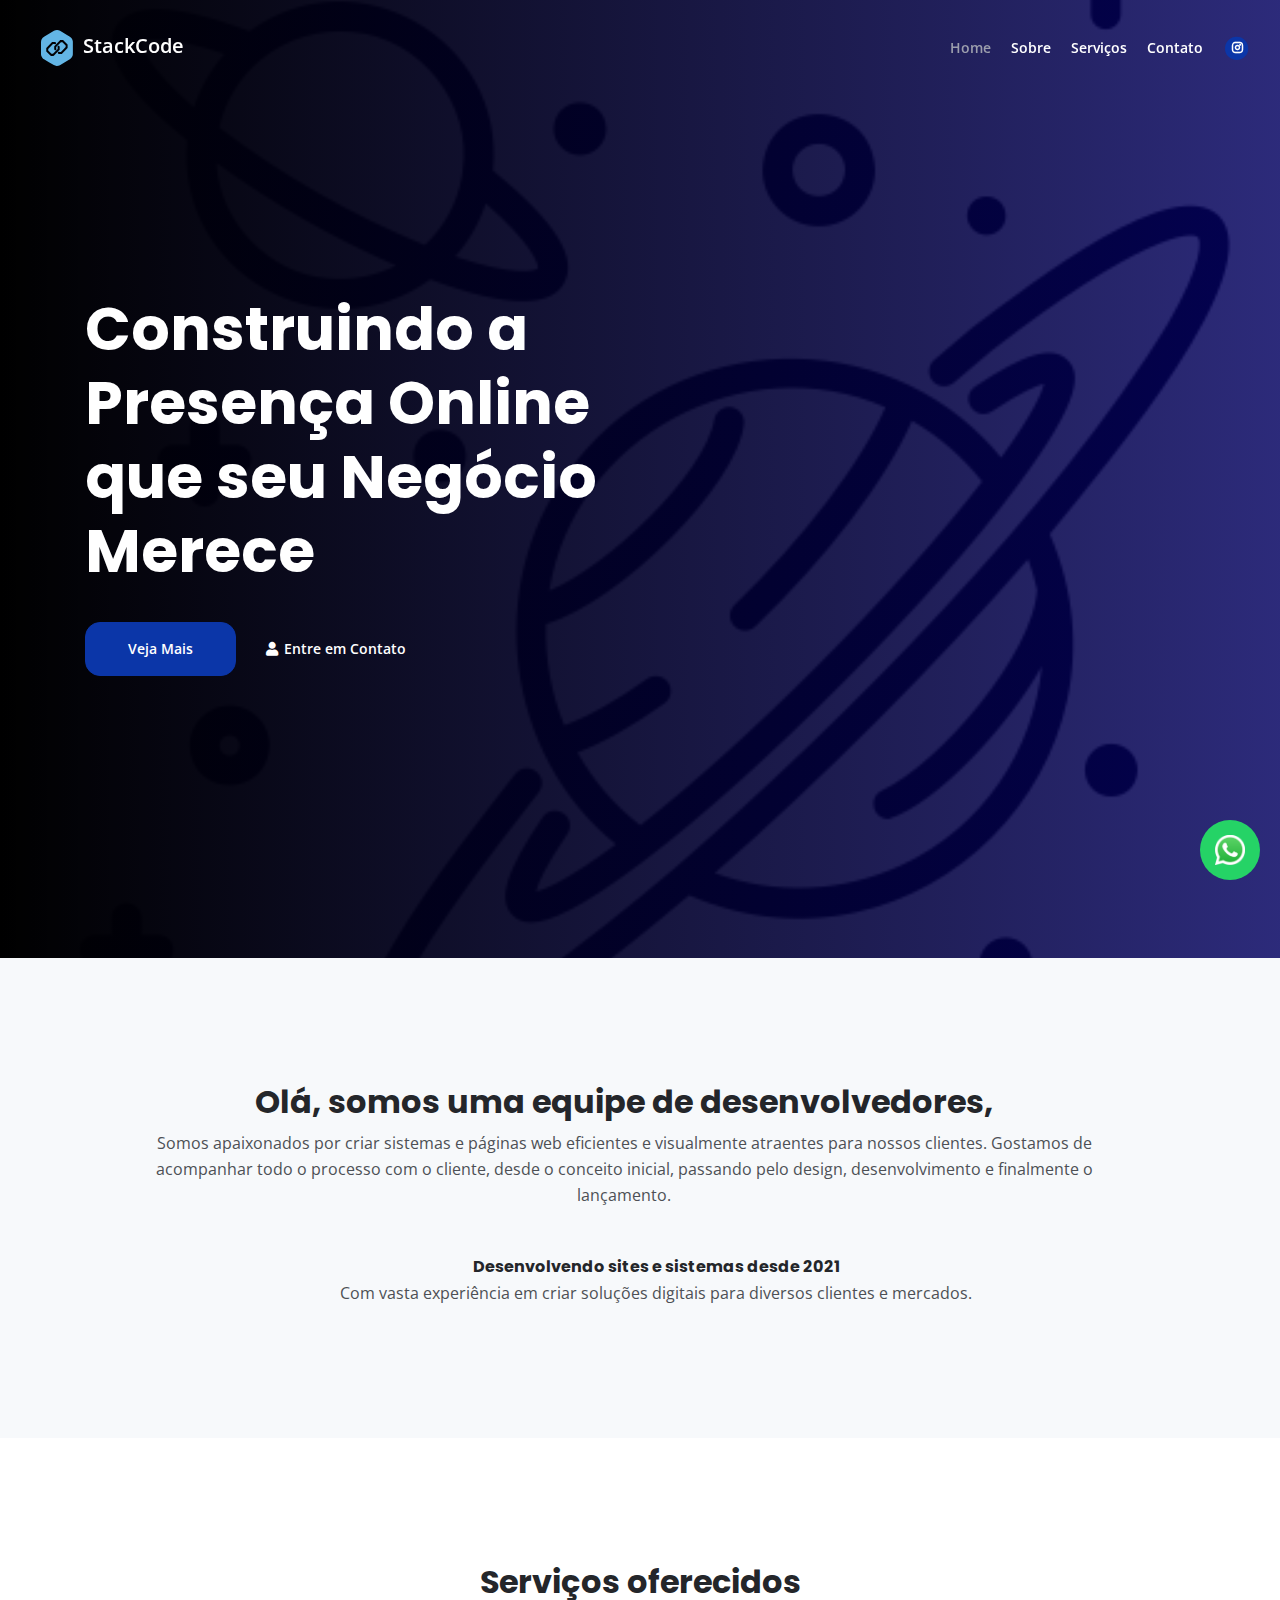
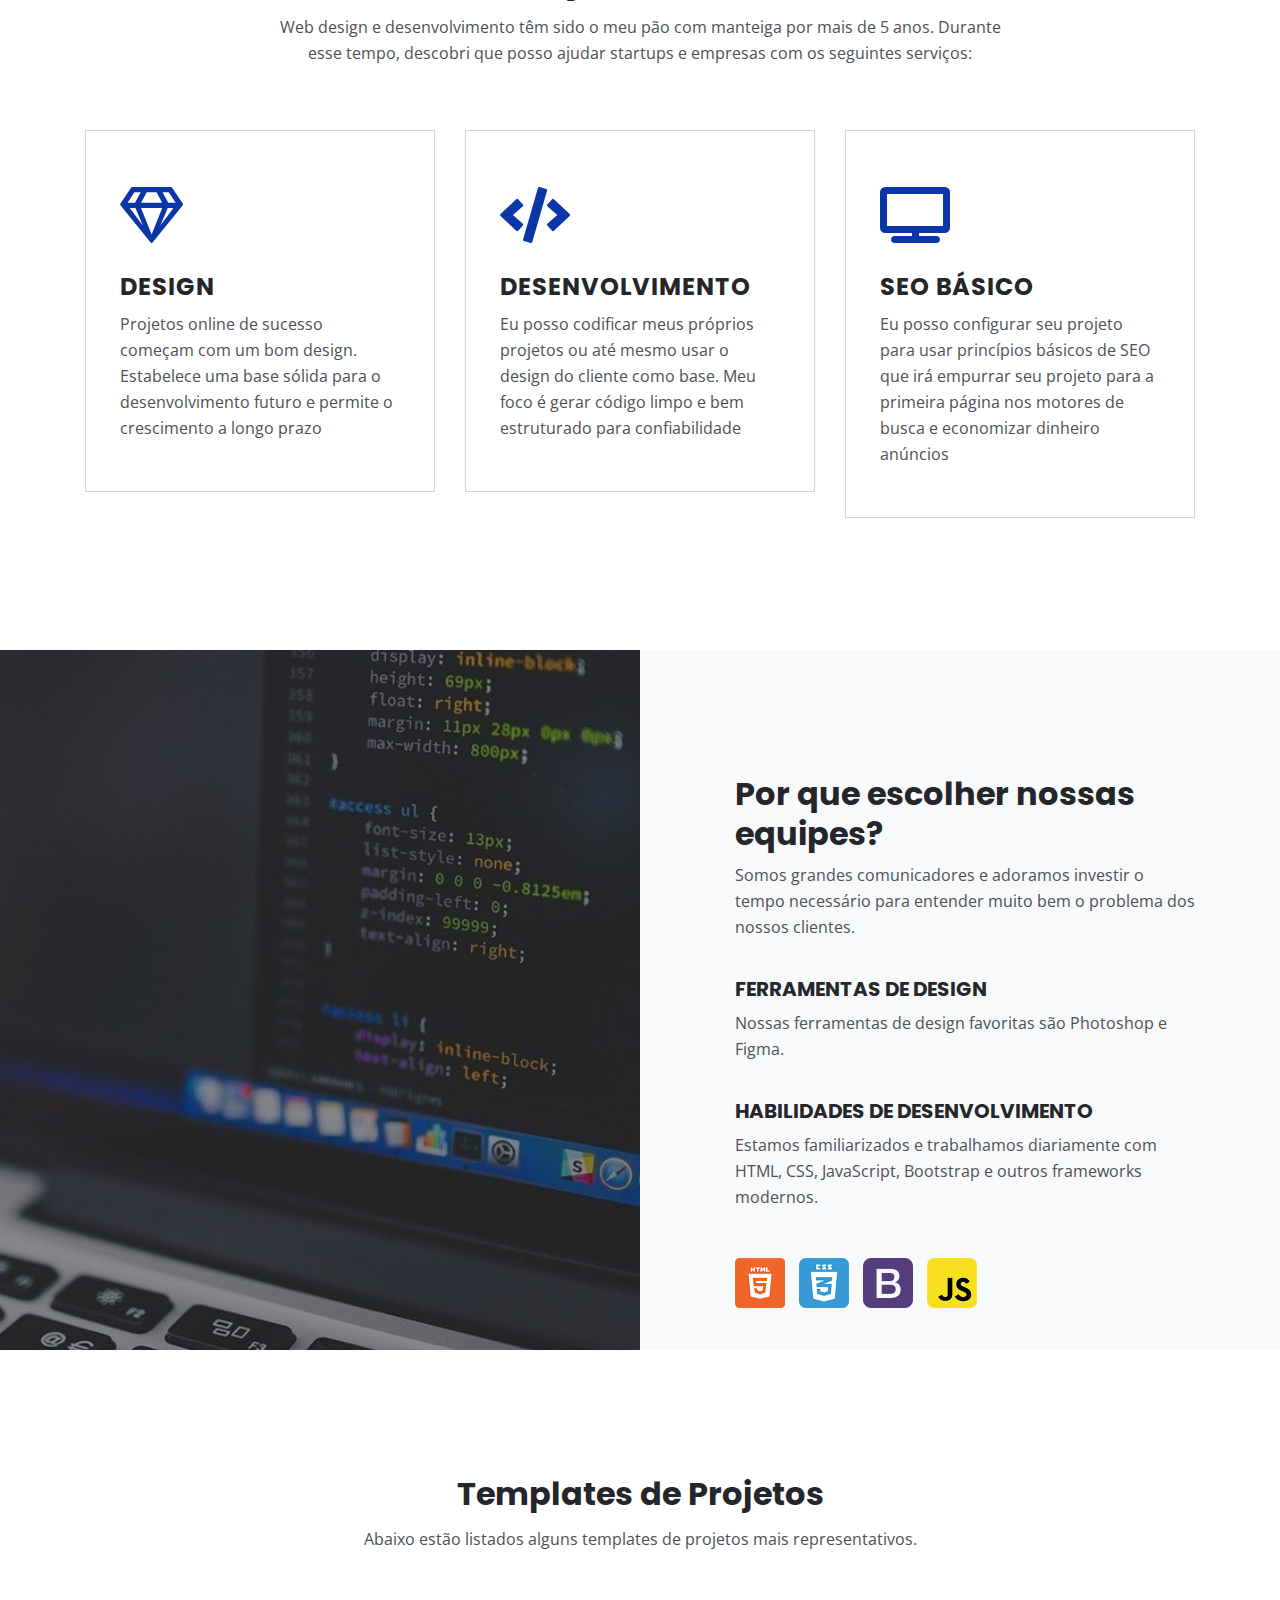
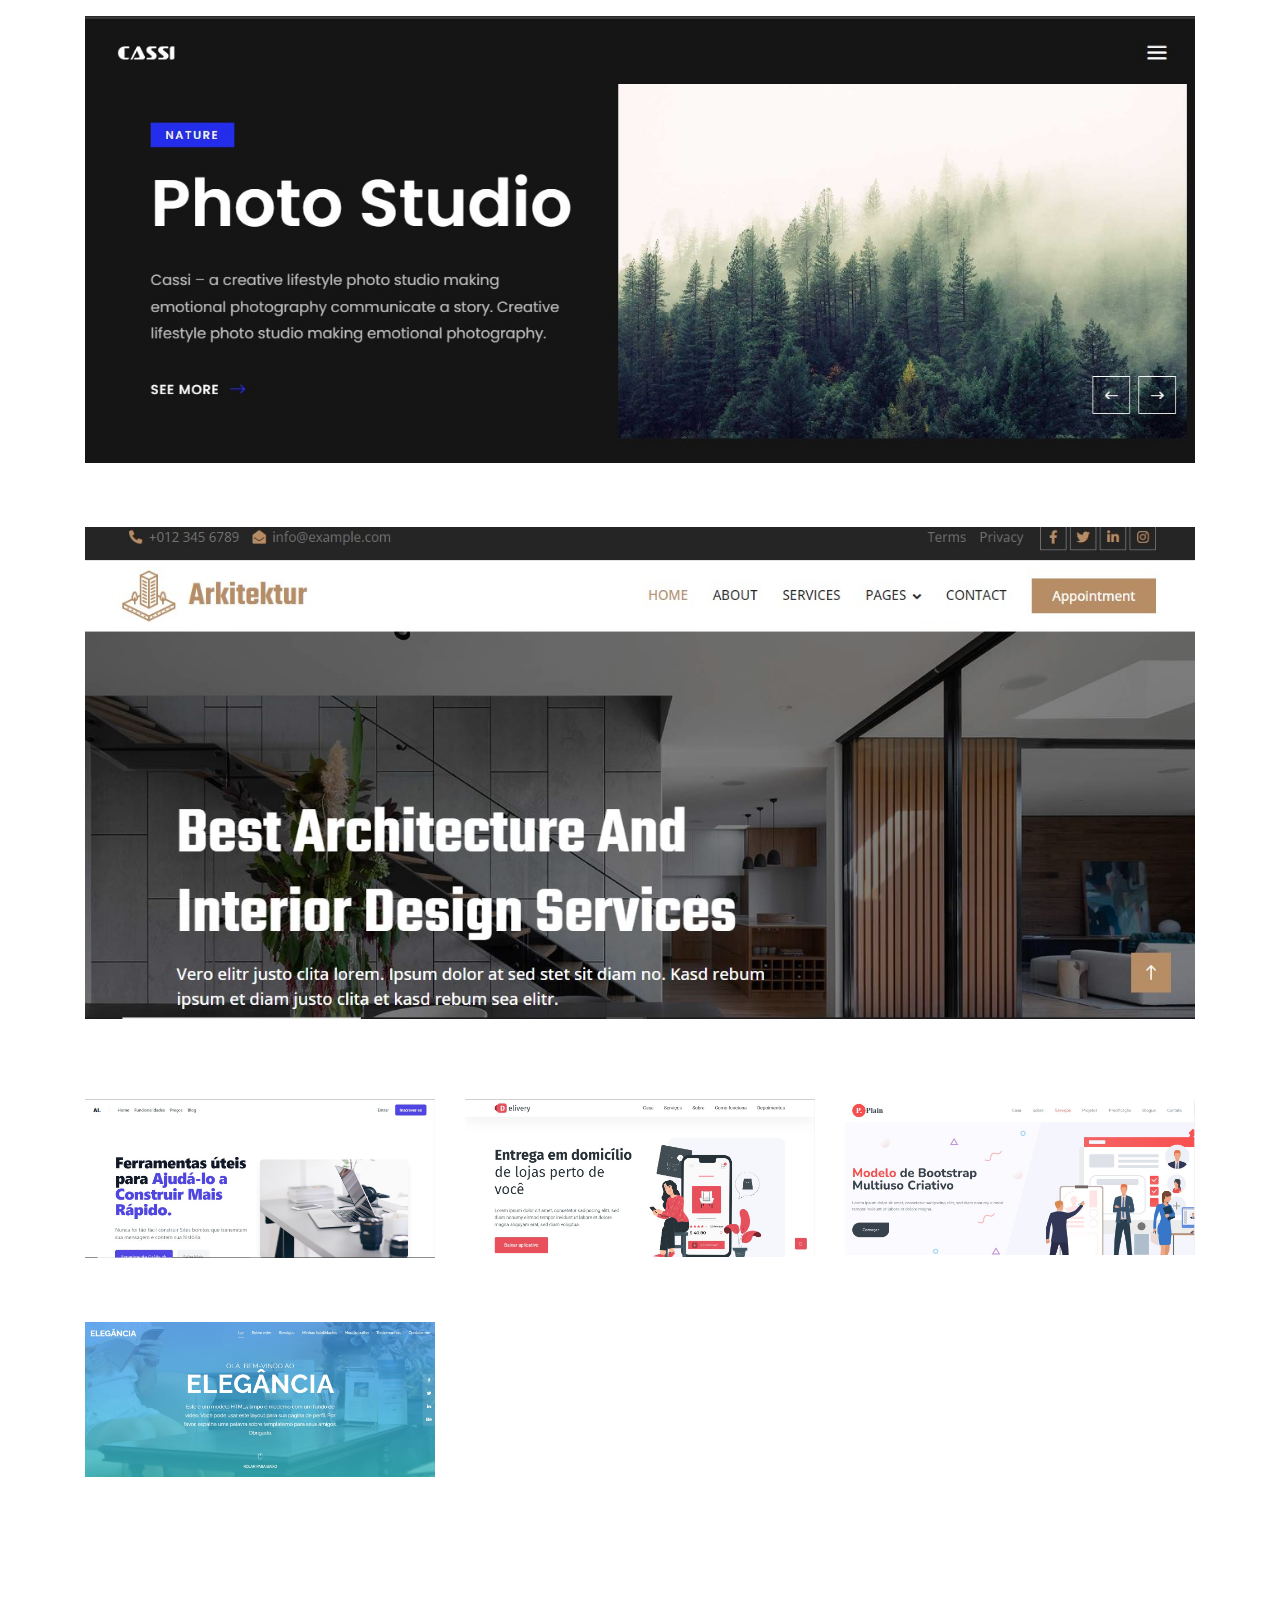
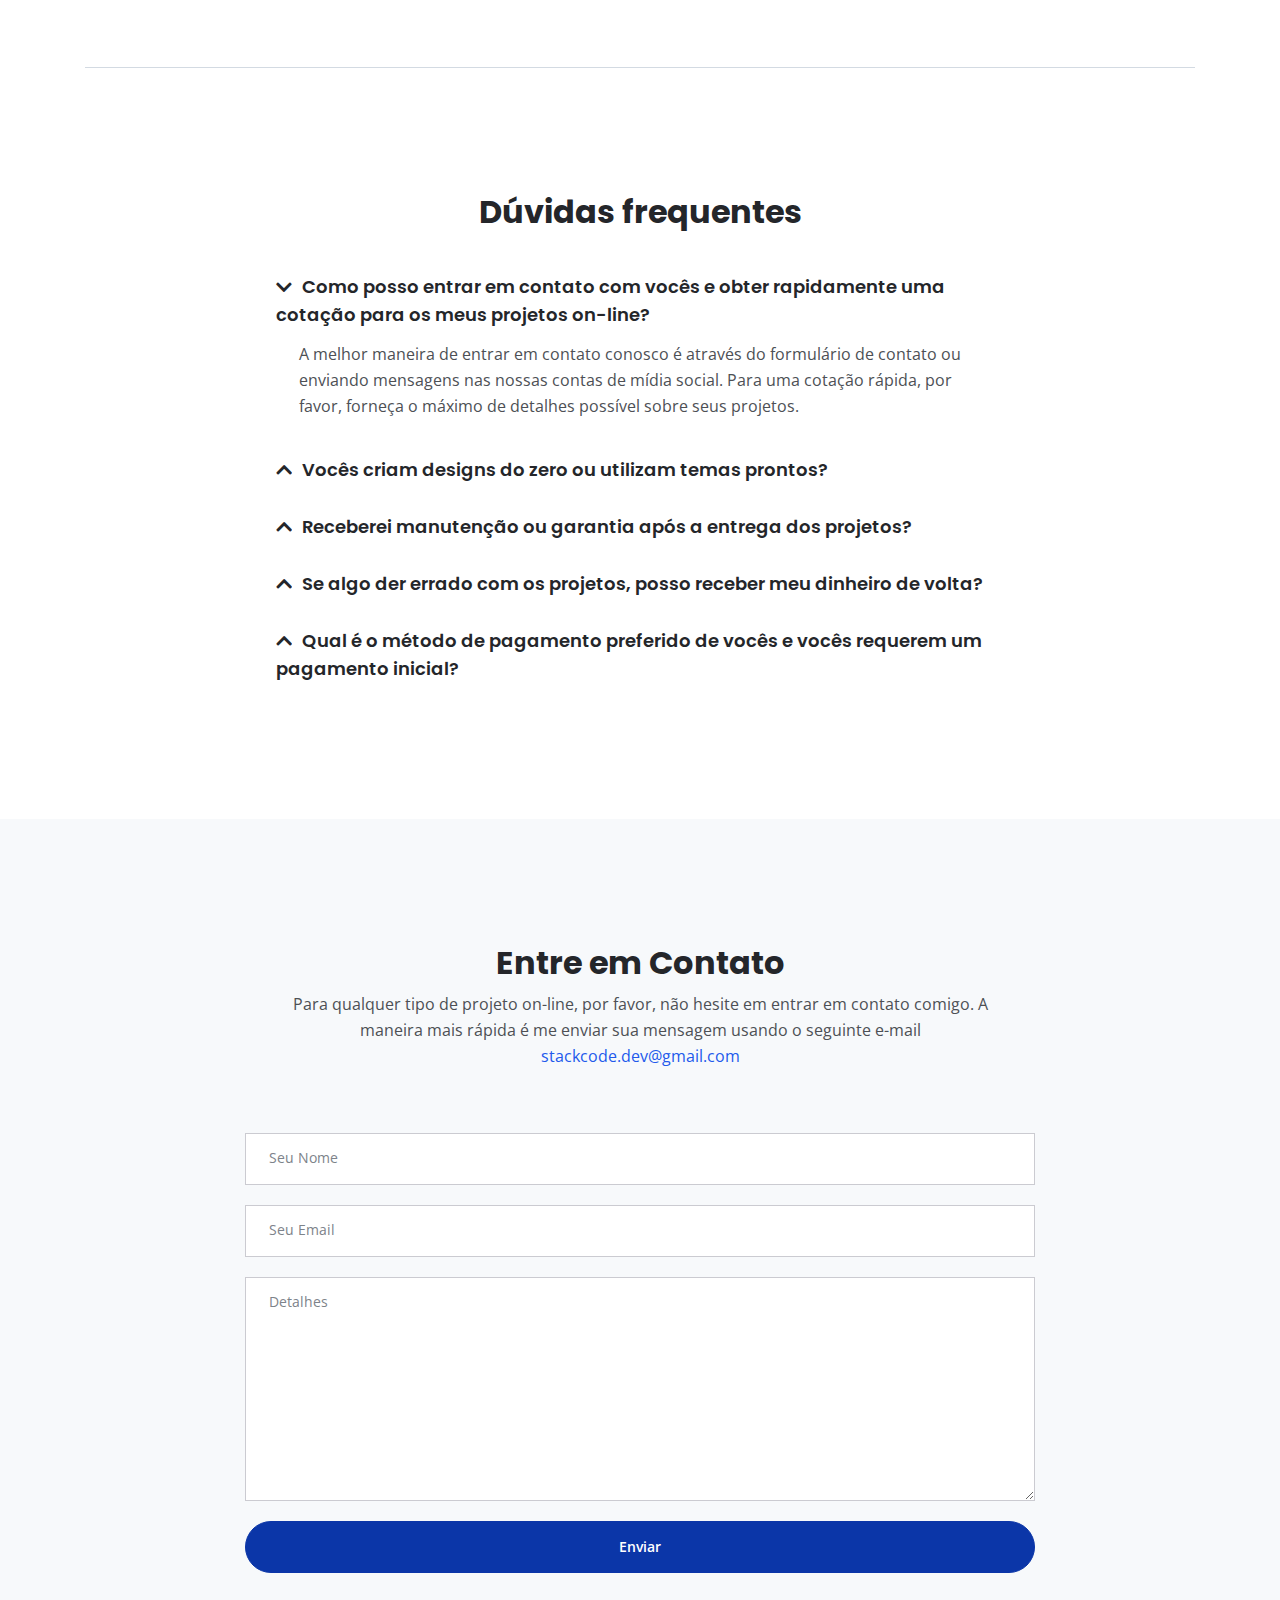
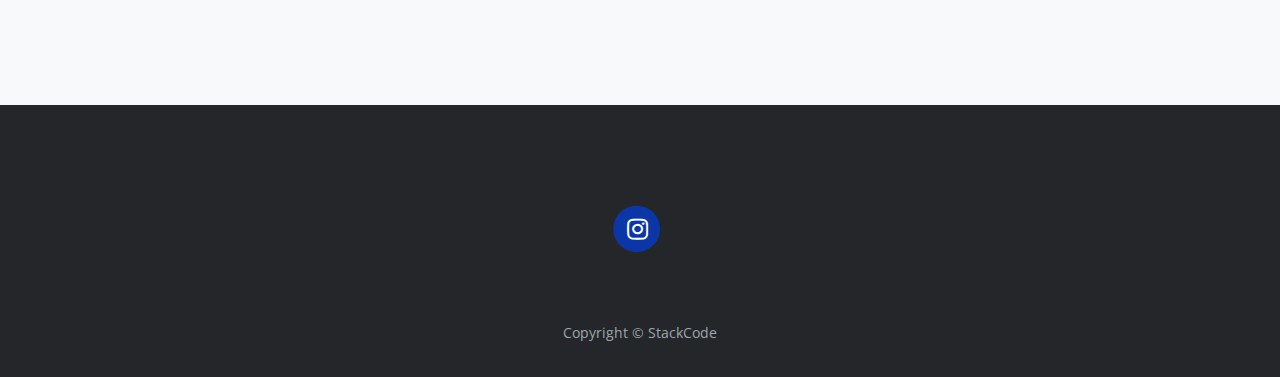
<file: index.html>
<!DOCTYPE html>
<html lang="pt-br">
<head>
    <meta charset="utf-8">
    <meta name="viewport" content="width=device-width, initial-scale=1, shrink-to-fit=no">
    
    <meta name="description" content="Your description">
    <meta name="author" content="Your name">

	<meta property="og:site_name" content="" />  
	<meta property="og:site" content="" /> 
	<meta property="og:title" content=""/>  
	<meta property="og:description" content="" /> 
	<meta property="og:image" content="" />  
	<meta property="og:url" content="" />  
	<meta name="twitter:card" content="summary_large_image">  

    <title>StackCode</title>
    
    <link rel="preconnect" href="https://fonts.gstatic.com">
    <link href="https://fonts.googleapis.com/css2?family=Open+Sans:ital,wght@0,400;0,600;0,700;1,400&family=Poppins:wght@600&display=swap" rel="stylesheet">
    <link href="css/bootstrap.css" rel="stylesheet">
    <link href="css/fontawesome-all.css" rel="stylesheet">
	<link href="css/styles.css" rel="stylesheet">
	
    <link rel="icon" href="images/stackcode_favicon.svg">
</head>
<body data-spy="scroll" data-target=".fixed-top">
    
    <nav class="navbar navbar-expand-lg fixed-top navbar-dark">
        <div class="container">
            
            <a class="navbar-brand logo-image" href="index.html" style="text-decoration: none;"><img src="images/stackcode_favicon.svg" alt="alternative">StackCode</a>  
            <button class="navbar-toggler p-0 border-0" type="button" data-toggle="offcanvas">
                <span class="navbar-toggler-icon"></span>
            </button>

            <div class="navbar-collapse offcanvas-collapse" id="navbarsExampleDefault">
                <ul class="navbar-nav ml-auto">
                    <li class="nav-item">
                        <a class="nav-link page-scroll" href="#header">Home <span class="sr-only">(current)</span></a>
                    </li>
                    <li class="nav-item">
                        <a class="nav-link page-scroll" href="#about">Sobre</a>
                    </li>
                    <li class="nav-item">
                        <a class="nav-link page-scroll" href="#services">Serviços</a>
                    </li>
                    <!-- <li class="nav-item dropdown">
                        <a class="nav-link dropdown-toggle" href="#" id="dropdown01" data-toggle="dropdown" aria-haspopup="true" aria-expanded="false">Drop</a>
                        <div class="dropdown-menu" aria-labelledby="dropdown01">
                            <a class="dropdown-item page-scroll" href="project.html">Project Details</a>
                            <div class="dropdown-divider"></div>
                            <a class="dropdown-item page-scroll" href="terms.html">Terms Conditions</a>
                            <div class="dropdown-divider"></div>
                            <a class="dropdown-item page-scroll" href="privacy.html">Privacy Policy</a>
                        </div>
                    </li> -->
                    <li class="nav-item">
                        <a class="nav-link page-scroll" href="#contact">Contato</a>
                    </li>
                </ul>
                <span class="nav-item social-icons">
                    <span class="fa-stack">
                        <a href="https://www.instagram.com/_stackcode/">
                            <i class="fas fa-circle fa-stack-2x"></i>
                            <i class="fab fa-instagram fa-stack-1x"></i>
                        </a>
                    </span>
                </span>
            </div> 
        </div> 
    </nav> 

    <header id="header" class="header">
        <div class="container">
            <div class="row">
                <div class="col-lg-6">
                    <div class="text-container">
                        <h2 class="h1-large">Construindo a Presença Online que seu Negócio Merece</h2>
                        <a class="btn-solid-lg page-scroll" style="border-radius: 15px;" href="#about">Veja Mais</a>
                        <a class="btn-outline-lg page-scroll" href="#contact"><i class="fas fa-user"></i>Entre em Contato</a>
                    </div> 
                </div> 
            </div> 
        </div> 
    </header> 

    <div id="about" class="basic-1 bg-gray">
        <div class="container">
            <div class="col justify-content-center" style="display: flex; flex-direction: column; align-items: center;">
                <div class="col-lg-12">
                    <div class="text-container first text-center">
                        <h2>Olá, somos uma equipe de desenvolvedores,</h2>
                        <p>Somos apaixonados por criar sistemas e páginas web eficientes e visualmente atraentes para nossos clientes. Gostamos de acompanhar todo o processo com o cliente, desde o conceito inicial, passando pelo design, desenvolvimento e finalmente o lançamento.</p>
                    </div> 
                </div> 
                <div class="col-lg-12">
                    <div class="text-container third text-center">
                        <h6>Desenvolvendo sites e sistemas desde 2021</h6>
                        <p>Com vasta experiência em criar soluções digitais para diversos clientes e mercados.</p>
                    </div> 
                </div> 
            </div>
        </div> 
    </div>
    
   
    <div id="services" class="basic-2">
        <div class="container">
            <div class="row">
                <div class="col-lg-12">
                    <h2 class="h2-heading">Serviços oferecidos</h2>
                    <p class="p-heading">Web design e desenvolvimento têm sido o meu pão com manteiga por mais de 5 anos. Durante esse tempo, descobri que posso ajudar startups e empresas com os seguintes serviços:</p>
                </div> 
            </div> 
            <div class="row">
                <div class="col-lg-4">
                    <div class="text-box">
                        <i class="far fa-gem"></i>
                        <h4>DESIGN</h4>
                        <p>Projetos online de sucesso começam com um bom design. Estabelece uma base sólida para o desenvolvimento futuro e permite o crescimento a longo prazo

                        </p>
                    </div> 
                </div> 
                <div class="col-lg-4">
                    <div class="text-box">
                        <i class="fas fa-code"></i>
                        <h4>DESENVOLVIMENTO</h4>
                        <p>Eu posso codificar meus próprios projetos ou até mesmo usar o design do cliente como base. Meu foco é gerar código limpo e bem estruturado para confiabilidade</p>
                    </div> 
                </div> 
                <div class="col-lg-4">
                    <div class="text-box">
                        <i class="fas fa-tv"></i>
                        <h4>SEO BÁSICO</h4>
                        <p>Eu posso configurar seu projeto para usar princípios básicos de SEO que irá empurrar seu projeto para a primeira página nos motores de busca e economizar dinheiro anúncios</p>
                    </div> 
                </div> 
            </div> 
        </div> 
    </div> 


	<div class="split">
		<div class="area-1">
		</div><div class="area-2 bg-gray">
            <div class="container">    
                <div class="row">
                    <div class="col-lg-12">     
                        
                        <div class="text-container">
    <h2>Por que escolher nossas equipes?</h2>
    <p>Somos grandes comunicadores e adoramos investir o tempo necessário para entender muito bem o problema dos nossos clientes.</p>
    
    <h5>FERRAMENTAS DE DESIGN</h5>
    <p>Nossas ferramentas de design favoritas são Photoshop e Figma.</p>
    
    <h5>HABILIDADES DE DESENVOLVIMENTO</h5>
    <p>Estamos familiarizados e trabalhamos diariamente com HTML, CSS, JavaScript, Bootstrap e outros frameworks modernos.</p>
    
    <div class="icons-container">
        <img src="images/details-icon-html.png" alt="HTML">
        <img src="images/details-icon-css.png" alt="CSS">
        <img src="images/details-icon-bootstrap.png" alt="Bootstrap">
        <img src="images/details-icon-javascript.png" alt="JavaScript">
    </div>
</div>


                    </div> 
                </div> 
            </div> 
		</div> 
    </div> 


    <div id="projects" class="basic-3">
        <div class="container">
            <div class="row">
                <div class="col-lg-12">
                    <h2 class="h2-heading">Templates de Projetos</h2>
                    <p class="p-heading">Abaixo estão listados alguns templates de projetos mais representativos.

                    </p>
                </div> 
            </div>
            <div class="row">
                <div class="col-lg-12">
                    <div class="text-container">
                        <div class="image-container">
                            <a href="https://template-fotografo.vercel.app/">
                                <img class="img-fluid" src="images/project-1.jpg" alt="alternative">
                            </a>
                        </div> 
                    </div> 
                    <div class="text-container">
                        <div class="image-container">
                            <a href="https://template-arquitetura.vercel.app/">
                                <img class="img-fluid" src="images/project-2.jpg" alt="alternative">
                            </a>
                        </div> 
                    </div> 
                </div> 
            </div>
        </div>
    </div> 
   



    <div class="basic-4">
        <div class="container">
            <div class="row">
                <div class="col-lg-4">
                    <div class="text-container">
                        <div class="image-container">
                            <a href="https://caio-template-5.vercel.app/">
                                <img class="img-fluid" src="images/project-3.jpg" alt="alternative">
                            </a>
                        </div> 
                    </div> 
                </div> 
                <div class="col-lg-4">
                    <div class="text-container">
                        <div class="image-container">
                            <a href="https://caio-template-3.vercel.app/">
                                <img class="img-fluid" src="images/project-4.jpg" alt="alternative">
                            </a>
                        </div> 
                    </div> 
                </div> 
                <div class="col-lg-4">
                    <div class="text-container">
                        <div class="image-container">
                            <a href="https://caio-template-1.vercel.app/">
                                <img class="img-fluid" src="images/project-5.jpg" alt="alternative">
                            </a>
                        </div> 
                    </div> 
                </div> 
            </div> 
            <div class="row">
                <div class="col-lg-4">
                    <div class="text-container">
                        <div class="image-container">
                            <a href="https://template-elegance.vercel.app/#slide01">
                                <img class="img-fluid" src="images/project-6.jpg" alt="alternative">
                            </a>
                        </div> 
                    </div> 
                </div> 
            </div> 
        </div> 
    </div>


    <div class="cards-1">
        <!-- <div class="container">
            <div class="row">
                <div class="col-lg-12">
                    <h2 class="h2-heading">A few words from people that chose to work with me</h2>
                </div> 
            </div> 
            <div class="row">
                <div class="col-lg-12">
                    
                    <div class="card">
                        <div class="card-body">
                            <p class="testimonial-text">“Mark is a skilled developer which will do everything possible to deliver the project on time and I really appreciate that”</p>
                            <div class="details">
                                <img src="images/testimonial-1.jpg" alt="alternative">
                                <div class="text">
                                    <div class="testimonial-author">Samantha Bloom</div>
                                    <div class="occupation">Team Leader - Syncnow</div>
                                </div> 
                            </div> 
                        </div>
                    </div>

                    <div class="card">
                        <div class="card-body">
                            <p class="testimonial-text">“Loved to work with Mark he's such an awesome developer with great attention to details. He also has a great eye for design”</p>
                            <div class="details">
                                <img src="images/testimonial-2.jpg" alt="alternative">
                                <div class="text">
                                    <div class="testimonial-author">John Rowling</div>
                                    <div class="occupation">Marketing Manager - Nexlite</div>
                                </div> 
                            </div> 
                        </div>
                    </div>

                    <div class="card">
                        <div class="card-body">
                            <p class="testimonial-text">“So glad we started working with Mark. We've used many times his design and development skills for our inhouse online projects”</p>
                            <div class="details">
                                <img src="images/testimonial-3.jpg" alt="alternative">
                                <div class="text">
                                    <div class="testimonial-author">Lana Smith</div>
                                    <div class="occupation">General Manager - Shifter</div>
                                </div>
                            </div>
                        </div>
                    </div>
                    

                </div> 
            </div> 
        </div>  -->
    </div> 
    
    <div class="container">
        <div class="row">
            <div class="col-lg-12">
                <hr class="section-divider">
            </div>
        </div>
    </div>
    


    <div class="accordion-1">
        <div class="container">
            <div class="row">
                <div class="col-lg-12">
                    <h2 class="h2-heading">Dúvidas frequentes</h2>
                </div>
            </div>
            <div class="row">
                <div class="col-lg-12">

    <div class="accordion" id="accordionExample">
        <div class="card">
            <div class="card-header" id="headingOne">
                <button class="btn btn-link btn-block text-left" type="button" data-toggle="collapse" data-target="#collapseOne" aria-expanded="true" aria-controls="collapseOne">
                    Como posso entrar em contato com vocês e obter rapidamente uma cotação para os meus projetos on-line?
                </button>
            </div>
            <div id="collapseOne" class="collapse show" aria-labelledby="headingOne" data-parent="#accordionExample">
                <div class="card-body">
                    A melhor maneira de entrar em contato conosco é através do formulário de contato ou enviando mensagens nas nossas contas de mídia social. Para uma cotação rápida, por favor, forneça o máximo de detalhes possível sobre seus projetos.
                </div>
            </div>
        </div>
        <div class="card">
            <div class="card-header" id="headingTwo">
                <button class="btn btn-link btn-block text-left collapsed" type="button" data-toggle="collapse" data-target="#collapseTwo" aria-expanded="false" aria-controls="collapseTwo">
                    Vocês criam designs do zero ou utilizam temas prontos?
                </button>
            </div>
            <div id="collapseTwo" class="collapse" aria-labelledby="headingTwo" data-parent="#accordionExample">
                <div class="card-body">
                    Nós nos especializamos na criação de designs personalizados, feitos sob medida para atender às suas necessidades específicas. Além disso, possuímos diversos templates e modelos prontos disponíveis.
                </div>
            </div>
        </div>
        <div class="card">
            <div class="card-header" id="headingThree">
                <button class="btn btn-link btn-block text-left collapsed" type="button" data-toggle="collapse" data-target="#collapseThree" aria-expanded="false" aria-controls="collapseThree">
                    Receberei manutenção ou garantia após a entrega dos projetos?
                </button>
            </div>
            <div id="collapseThree" class="collapse" aria-labelledby="headingThree" data-parent="#accordionExample">
                <div class="card-body">
                    Sim, oferecemos suporte pós-projeto para garantir que tudo funcione corretamente após a entrega. Detalhes específicos sobre termos de manutenção e garantia serão discutidos com base no escopo dos projetos.
                </div>
            </div>
        </div>
        <div class="card">
            <div class="card-header" id="headingFour">
                <button class="btn btn-link btn-block text-left collapsed" type="button" data-toggle="collapse" data-target="#collapseFour" aria-expanded="false" aria-controls="collapseFour">
                    Se algo der errado com os projetos, posso receber meu dinheiro de volta?
                </button>
            </div>
            <div id="collapseFour" class="collapse" aria-labelledby="headingFour" data-parent="#accordionExample">
                <div class="card-body">
                    Nosso objetivo é garantir sua satisfação com o produto final. Se surgirem problemas, trabalharemos juntos para encontrar uma solução satisfatória. As políticas de reembolso estão delineadas nos termos do contrato.
                </div>
            </div>
        </div>
        <div class="card">
            <div class="card-header" id="headingFive">
                <button class="btn btn-link btn-block text-left collapsed" type="button" data-toggle="collapse" data-target="#collapseFive" aria-expanded="false" aria-controls="collapseFive">
                    Qual é o método de pagamento preferido de vocês e vocês requerem um pagamento inicial?
                </button>
            </div>
            <div id="collapseFive" class="collapse" aria-labelledby="headingFive" data-parent="#accordionExample">
                <div class="card-body">
                    Aceitamos pagamentos via pix e link de pagamentos em até 12 vezes. Dependendo dos projetos, um depósito inicial pode ser necessário para iniciar o trabalho, com o restante do pagamento devido após a conclusão dos projetos.
                </div>
            </div>
        </div>
    </div>

</div>
 
            </div> 
        </div> 
    </div>  

   
    <div id="contact" class="form-1 bg-gray">
        <div class="container">
            <div class="row">
                <div class="col-lg-12">
                    <h2>Entre em Contato</h2>
                    <p class="p-heading">Para qualquer tipo de projeto on-line, por favor, não hesite em entrar em contato comigo. A maneira mais rápida é me enviar sua mensagem usando o seguinte e-mail <a class="blue no-line" href="#your-link">stackcode.dev@gmail.com</a></p>
                </div> 
            </div>
            <div class="row">
                <div class="col-lg-12">
                    <form id="contactForm" onsubmit="enviarParaWhatsApp(event)">
                        <div class="form-group">
                            <input type="text" class="form-control-input" id="cname" required>
                            <label class="label-control" for="cname">Seu Nome</label>
                        </div>
                        <div class="form-group">
                            <input type="email" class="form-control-input" id="cemail" required>
                            <label class="label-control" for="cemail">Seu Email</label>
                        </div>
                        <div class="form-group">
                            <textarea class="form-control-textarea" id="cmessage" required></textarea>
                            <label class="label-control" for="cmessage">Detalhes</label>
                        </div>
                        <div class="form-group">
                            <button type="submit" class="form-control-submit-button">Enviar</button>
                        </div>
                    </form>
                </div> 
            </div>
        </div> 
    </div>  
    <div class="footer bg-gray">
        <div class="container">
            <div class="row">
                <div class="col-lg-12">
                    <div class="social-container">
                        <span class="fa-stack">
                            <a href="https://www.instagram.com/_stackcode/">
                                <i class="fas fa-circle fa-stack-2x"></i>
                                <i class="fab fa-instagram fa-stack-1x"></i>
                            </a>
                        </span>
                    </div> 
                </div> 
            </div> 
        </div>
    </div> 

    <div class="copyright bg-gray">
        <div class="container">
            <div class="row">
                <div class="col-lg-12">
                    <p class="p-small">Copyright © <a class="no-line" href="#your-link">StackCode</a></p>
                </div> 
            </div> 
        </div>         
    </div>  
    <script src="js/jquery.min.js"></script>  
    <script src="js/bootstrap.min.js"></script>  
    <script src="js/jquery.easing.min.js"></script>  
    <script src="js/scripts.js"></script> 
    
    <a href="https://wa.me/5511989426387" target="_blank" class="whatsapp-button">
        <img src="images/whatsapp.png" alt="WhatsApp Icon">
    </a>
<style>
    
    .whatsapp-button {
        position: fixed;
        bottom: 20px;
        right: 20px;
        width: 60px;
        height: 60px;
        background-color: #25d366;
        border-radius: 50%;
        display: flex;
        align-items: center;
        justify-content: center;
        z-index: 999;
        transition: opacity 0.3s ease;
    }

    .whatsapp-button img {
        width: 50%;
        height: auto;
    }

    @media screen and (max-width: 767px) {
        .whatsapp-button {
            width: 50px;
            height: 50px;
            bottom: 30px;
            right: 15px;
        }

        .whatsapp-button img {
            width: 60%;
        }
    }
</style>
<script>
    function enviarParaWhatsApp(event) {
        event.preventDefault();
        var nome = document.getElementById('cname').value;
        var email = document.getElementById('cemail').value;
        var mensagem = document.getElementById('cmessage').value;
        
        var texto = `Nome: ${nome}\nEmail: ${email}\nDetalhes: ${mensagem}`;
        var url = `https://wa.me/5511989426387?text=${encodeURIComponent(texto)}`;
        
        window.open(url, '_blank');
    }
</script>
</body>
</html>
</file>
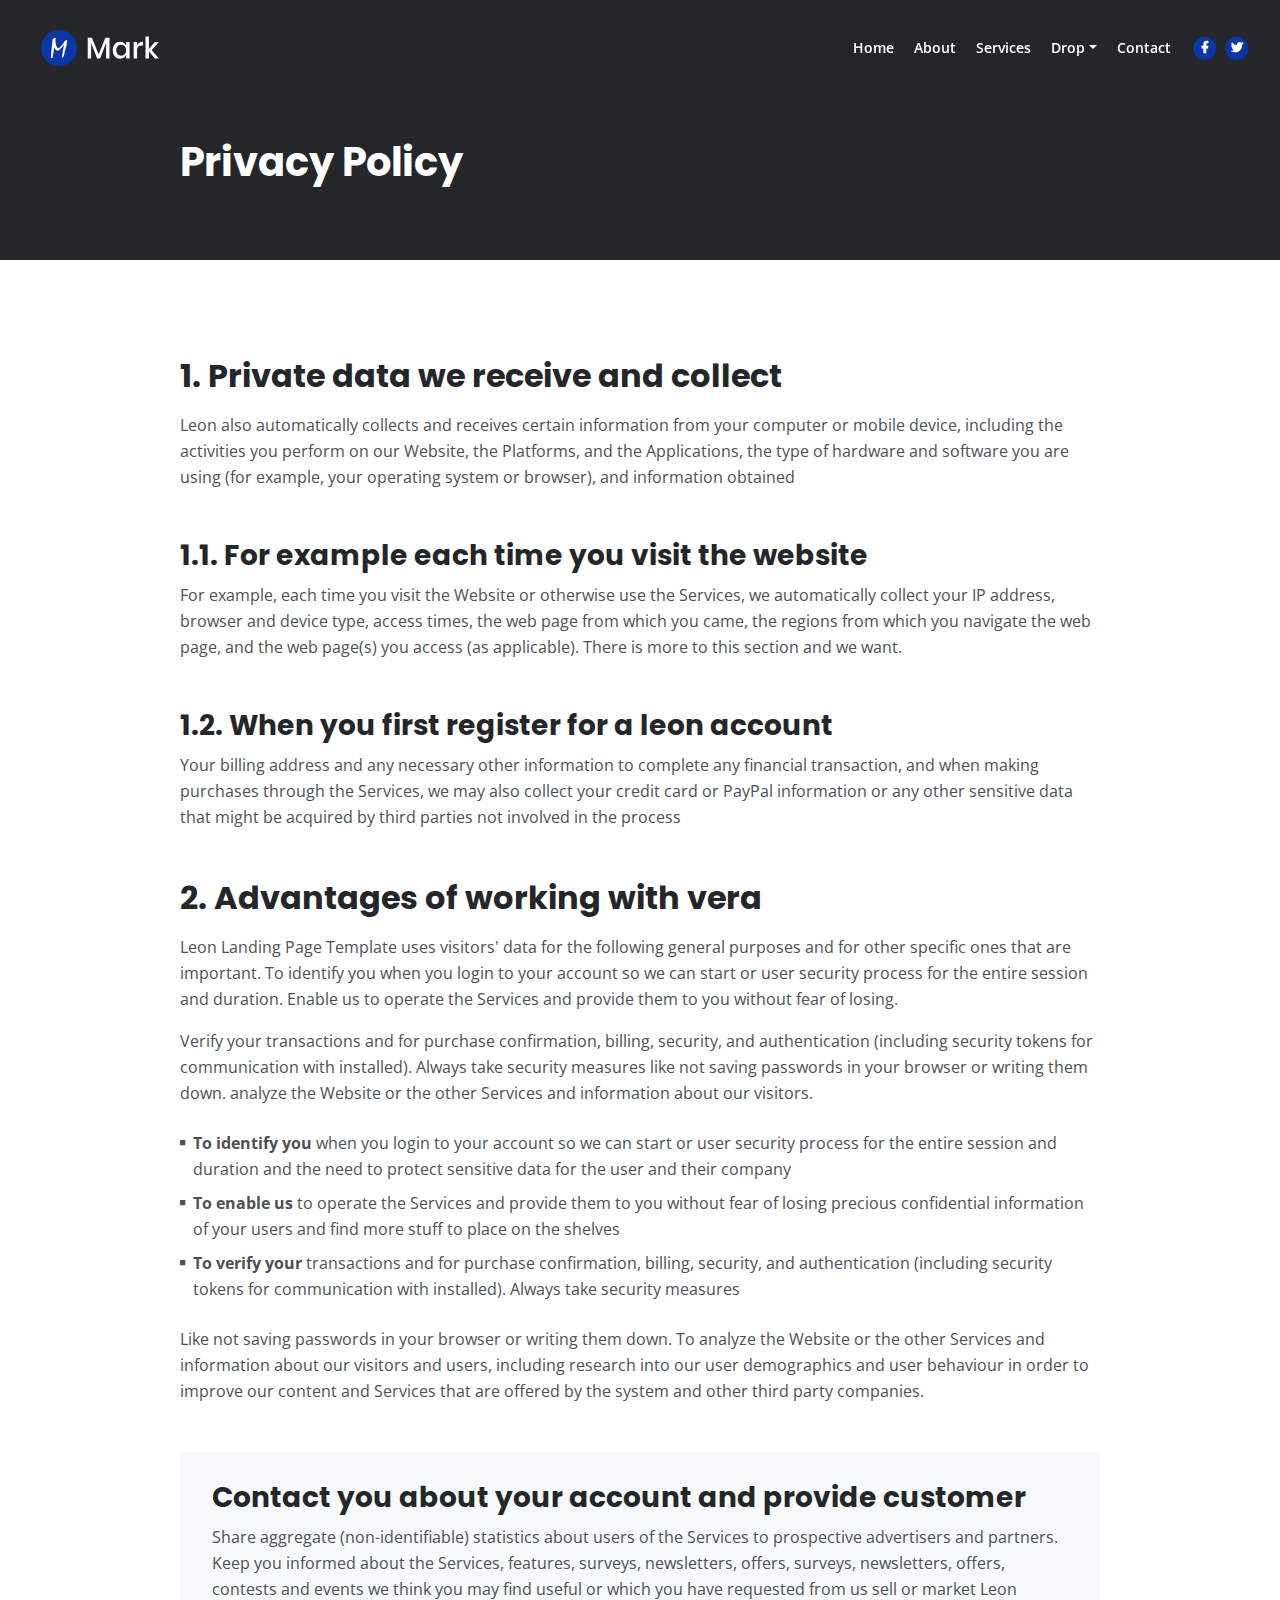
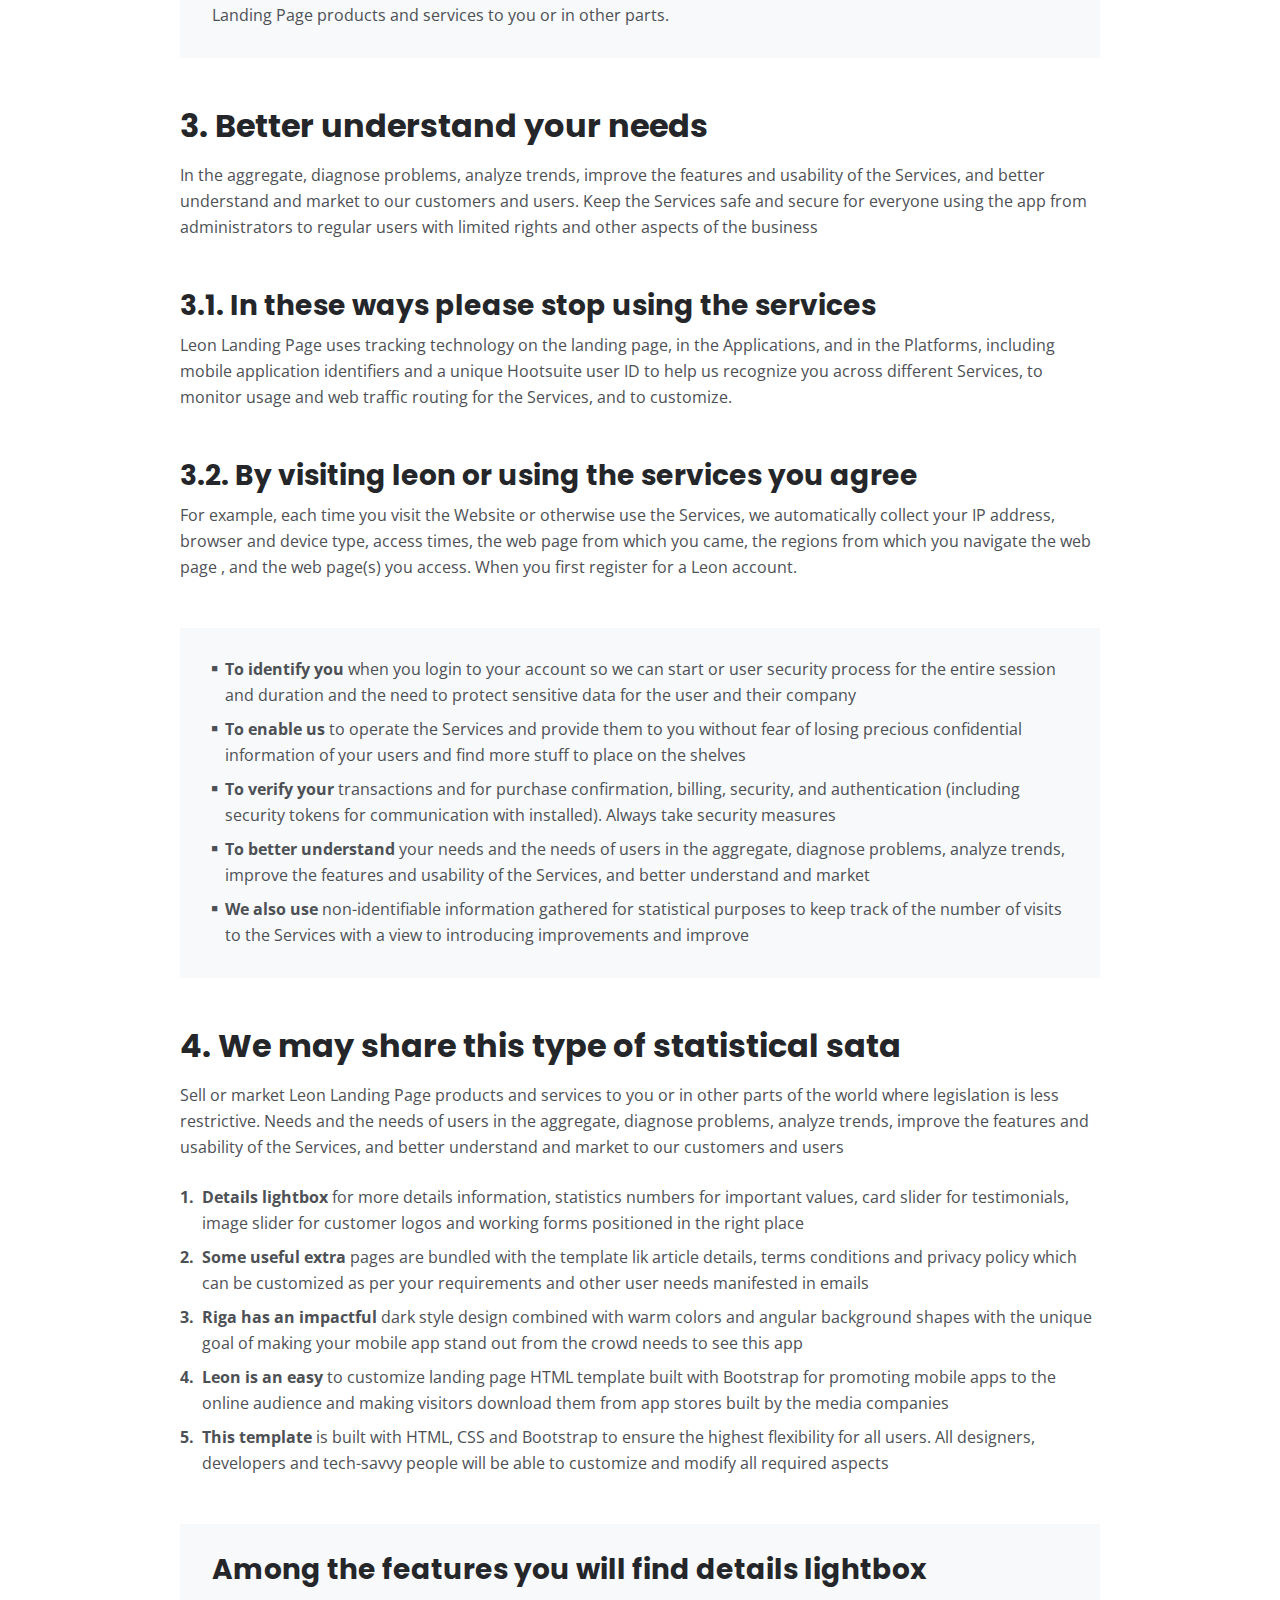
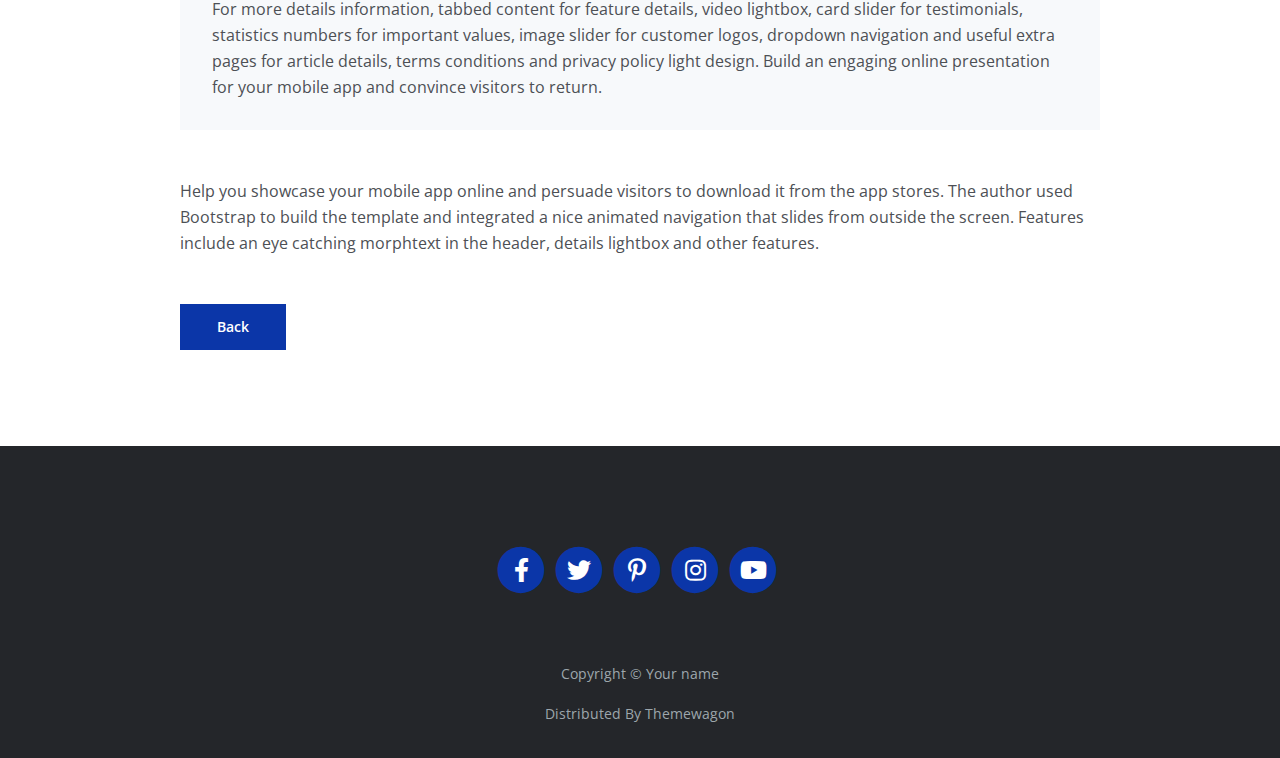
<file: privacy.html>
<!DOCTYPE html>
<html lang="en">
<head>
    <meta charset="utf-8">
    <meta name="viewport" content="width=device-width, initial-scale=1, shrink-to-fit=no">
    
    <!-- SEO Meta Tags -->
    <meta name="description" content="Your description">
    <meta name="author" content="Your name">

    <!-- OG Meta Tags to improve the way the post looks when you share the page on Facebook, Twitter, LinkedIn -->
	<meta property="og:site_name" content="" /> <!-- website name -->
	<meta property="og:site" content="" /> <!-- website link -->
	<meta property="og:title" content=""/> <!-- title shown in the actual shared post -->
	<meta property="og:description" content="" /> <!-- description shown in the actual shared post -->
	<meta property="og:image" content="" /> <!-- image link, make sure it's jpg -->
	<meta property="og:url" content="" /> <!-- where do you want your post to link to -->
	<meta name="twitter:card" content="summary_large_image"> <!-- to have large image post format in Twitter -->

    <!-- Webpage Title -->
    <title>Privacy Policy - Mark</title>
    
    <!-- Styles -->
    <link rel="preconnect" href="https://fonts.gstatic.com">
    <link href="https://fonts.googleapis.com/css2?family=Open+Sans:ital,wght@0,400;0,600;0,700;1,400&family=Poppins:wght@600&display=swap" rel="stylesheet">
    <link href="css/bootstrap.css" rel="stylesheet">
    <link href="css/fontawesome-all.css" rel="stylesheet">
	<link href="css/styles.css" rel="stylesheet">
	
	<!-- Favicon  -->
    <link rel="icon" href="images/favicon.png">
</head>
<body data-spy="scroll" data-target=".fixed-top">
    
    <!-- Navigation -->
    <nav class="navbar navbar-expand-lg fixed-top navbar-dark">
        <div class="container">
            
            <!-- Image Logo -->
            <a class="navbar-brand logo-image" href="index.html"><img src="images/logo.svg" alt="alternative"></a>  

            <!-- Text Logo - Use this if you don't have a graphic logo -->
            <!-- <a class="navbar-brand logo-text page-scroll" href="index.html">Mark</a> -->

            <button class="navbar-toggler p-0 border-0" type="button" data-toggle="offcanvas">
                <span class="navbar-toggler-icon"></span>
            </button>

            <div class="navbar-collapse offcanvas-collapse" id="navbarsExampleDefault">
                <ul class="navbar-nav ml-auto">
                    <li class="nav-item">
                        <a class="nav-link page-scroll" href="index.html#header">Home <span class="sr-only">(current)</span></a>
                    </li>
                    <li class="nav-item">
                        <a class="nav-link page-scroll" href="index.html#about">About</a>
                    </li>
                    <li class="nav-item">
                        <a class="nav-link page-scroll" href="index.html#services">Services</a>
                    </li>
                    <li class="nav-item dropdown">
                        <a class="nav-link dropdown-toggle" href="#" id="dropdown01" data-toggle="dropdown" aria-haspopup="true" aria-expanded="false">Drop</a>
                        <div class="dropdown-menu" aria-labelledby="dropdown01">
                            <a class="dropdown-item page-scroll" href="project.html">Project Details</a>
                            <div class="dropdown-divider"></div>
                            <a class="dropdown-item page-scroll" href="terms.html">Terms Conditions</a>
                            <div class="dropdown-divider"></div>
                            <a class="dropdown-item page-scroll" href="privacy.html">Privacy Policy</a>
                        </div>
                    </li>
                    <li class="nav-item">
                        <a class="nav-link page-scroll" href="index.html#contact">Contact</a>
                    </li>
                </ul>
                <span class="nav-item social-icons">
                    <span class="fa-stack">
                        <a href="#your-link">
                            <i class="fas fa-circle fa-stack-2x"></i>
                            <i class="fab fa-facebook-f fa-stack-1x"></i>
                        </a>
                    </span>
                    <span class="fa-stack">
                        <a href="#your-link">
                            <i class="fas fa-circle fa-stack-2x"></i>
                            <i class="fab fa-twitter fa-stack-1x"></i>
                        </a>
                    </span>
                </span>
            </div> <!-- end of navbar-collapse -->
        </div> <!-- end of container -->
    </nav> <!-- end of navbar -->
    <!-- end of navigation -->


    <!-- Header -->
    <header class="ex-header">
        <div class="container">
            <div class="row">
                <div class="col-xl-10 offset-xl-1">
                    <h1>Privacy Policy</h1>
                </div> <!-- end of col -->
            </div> <!-- end of row -->
        </div> <!-- end of container -->
    </header> <!-- end of ex-header -->
    <!-- end of header -->


    <!-- Basic -->
    <div class="ex-basic-1 pt-5 pb-5">
        <div class="container">
            <div class="row">
                <div class="col-xl-10 offset-xl-1">
                    <h2 class="mt-5 mb-3">1. Private data we receive and collect</h2>
                    <p class="mb-5">Leon also automatically collects and receives certain information from your computer or mobile device, including the activities you perform on our Website, the Platforms, and the Applications, the type of hardware and software you are using (for example, your operating system or browser), and information obtained</p>
                    <h3>1.1. For example each time you visit the website</h3>
                    <p class="mb-5">For example, each time you visit the Website or otherwise use the Services, we automatically collect your IP address, browser and device type, access times, the web page from which you came, the regions from which you navigate the web page, and the web page(s) you access (as applicable). There is more to this section and we want.</p>
                    <h3>1.2. When you first register for a leon account</h3>
                    <p class="mb-5">Your billing address and any necessary other information to complete any financial transaction, and when making purchases through the Services, we may also collect your credit card or PayPal information or any other sensitive data that might be acquired by third parties not involved in the process</p>
                    
                    <h2 class="mb-3">2. Advantages of working with vera</h2>
                    <p>Leon Landing Page Template uses visitors' data for the following general purposes and for other specific ones that are important. To identify you when you login to your account so we can start or user security process for the entire session and duration. Enable us to operate the Services and provide them to you without fear of losing.</p>
                    <p class="mb-4">Verify your transactions and for purchase confirmation, billing, security, and authentication (including security tokens for communication with installed). Always take security measures like not saving passwords in your browser or writing them down. analyze the Website or the other Services and information about our visitors.</p>
                    <ul class="list-unstyled li-space-lg mb-4">
                        <li class="media">
                            <i class="fas fa-square"></i>
                            <div class="media-body"><strong>To identify you</strong> when you login to your account so we can start or user security process for the entire session and duration and the need to protect sensitive data for the user and their company</div>
                        </li>
                        <li class="media">
                            <i class="fas fa-square"></i>
                            <div class="media-body"><strong>To enable us</strong> to operate the Services and provide them to you without fear of losing precious confidential information of your users and find more stuff to place on the shelves</div>
                        </li>
                        <li class="media">
                            <i class="fas fa-square"></i>
                            <div class="media-body"><strong>To verify your</strong> transactions and for purchase confirmation, billing, security, and authentication (including security tokens for communication with installed). Always take security measures</div>
                        </li>
                    </ul>
                    <p class="mb-5">Like not saving passwords in your browser or writing them down. To analyze the Website or the other Services and information about our visitors and users, including research into our user demographics and user behaviour in order to improve our content and Services that are offered by the system and other third party companies.</p>
                    <div class="text-box mb-5">
                        <h3>Contact you about your account and provide customer</h3>
                        <p>Share aggregate (non-identifiable) statistics about users of the Services to prospective advertisers and partners. Keep you informed about the Services, features, surveys, newsletters, offers, surveys, newsletters, offers, contests and events we think you may find useful or which you have requested from us sell or market Leon Landing Page products and services to you or in other parts.</p>
                    </div> <!-- end of text-box -->
                    
                    <h2 class="mb-3">3. Better understand your needs</h2>
                    <p class="mb-5"> In the aggregate, diagnose problems, analyze trends, improve the features and usability of the Services, and better understand and market to our customers and users. Keep the Services safe and secure for everyone using the app from administrators to regular users with limited rights and other aspects of the business</p>
                    <h3>3.1. In these ways please stop using the services</h3>
                    <p class="mb-5">Leon Landing Page uses tracking technology on the landing page, in the Applications, and in the Platforms, including mobile application identifiers and a unique Hootsuite user ID to help us recognize you across different Services, to monitor usage and web traffic routing for the Services, and to customize.</p>
                    <h3>3.2. By visiting leon or using the services you agree</h3>
                    <p class="mb-5">For example, each time you visit the Website or otherwise use the Services, we automatically collect your IP address, browser and device type, access times, the web page from which you came, the regions from which you navigate the web page , and the web page(s) you access. When you first register for a Leon account.</p>
                    <div class="text-box mb-5">
                        <ul class="list-unstyled li-space-lg">
                            <li class="media">
                                <i class="fas fa-square"></i>
                                <div class="media-body"><strong>To identify you</strong> when you login to your account so we can start or user security process for the entire session and duration and the need to protect sensitive data for the user and their company</div>
                            </li>
                            <li class="media">
                                <i class="fas fa-square"></i>
                                <div class="media-body"><strong>To enable us</strong> to operate the Services and provide them to you without fear of losing precious confidential information of your users and find more stuff to place on the shelves</div>
                            </li>
                            <li class="media">
                                <i class="fas fa-square"></i>
                                <div class="media-body"><strong>To verify your</strong> transactions and for purchase confirmation, billing, security, and authentication (including security tokens for communication with installed). Always take security measures</div>
                            </li>
                            <li class="media">
                                <i class="fas fa-square"></i>
                                <div class="media-body"><strong>To better understand</strong> your needs and the needs of users in the aggregate, diagnose problems, analyze trends, improve the features and usability of the Services, and better understand and market</div>
                            </li>
                            <li class="media">
                                <i class="fas fa-square"></i>
                                <div class="media-body"><strong>We also use</strong> non-identifiable information gathered for statistical purposes to keep track of the number of visits to the Services with a view to introducing improvements and improve</div>
                            </li>
                        </ul>
                    </div> <!-- end of text-box -->
                    
                    <h2 class="mb-3">4. We may share this type of statistical sata</h2>
                    <p class="mb-4">Sell or market Leon Landing Page products and services to you or in other parts of the world where legislation is less restrictive. Needs and the needs of users in the aggregate, diagnose problems, analyze trends, improve the features and usability of the Services, and better understand and market to our customers and users</p>
                    <ul class="list-unstyled li-space-lg mb-5">
                        <li class="media">
                            <strong>1.</strong>
                            <div class="media-body"><strong>Details lightbox</strong> for more details information, statistics numbers for important values, card slider for testimonials, image slider for customer logos and working forms positioned in the right place</div>
                        </li>
                        <li class="media">
                            <strong>2.</strong>
                            <div class="media-body"><strong>Some useful extra</strong> pages are bundled with the template lik article details, terms conditions and privacy policy which can be customized as per your requirements and other user needs manifested in emails</div>
                        </li>
                        <li class="media">
                            <strong>3.</strong>
                            <div class="media-body"><strong>Riga has an impactful</strong> dark style design combined with warm colors and angular background shapes with the unique goal of making your mobile app stand out from the crowd needs to see this app</div>
                        </li>
                        <li class="media">
                            <strong>4.</strong>
                            <div class="media-body"><strong>Leon is an easy</strong> to customize landing page HTML template built with Bootstrap for promoting mobile apps to the online audience and making visitors download them from app stores built by the media companies</div>
                        </li>
                        <li class="media">
                            <strong>5.</strong>
                            <div class="media-body"><strong>This template</strong> is built with HTML, CSS and Bootstrap to ensure the highest flexibility for all users. All designers, developers and tech-savvy people will be able to customize and modify all required aspects</div>
                        </li>
                    </ul>
                    
                    <div class="text-box mb-5">
                        <h3>Among the features you will find details lightbox</h3>
                        <p>For more details information, tabbed content for feature details, video lightbox, card slider for testimonials, statistics numbers for important values, image slider for customer logos, dropdown navigation and useful extra pages for article details, terms conditions and privacy policy light design. Build an engaging online presentation for your mobile app and convince visitors to return.</p>
                    </div> <!-- end of text-box -->
                    <p class="mb-5">Help you showcase your mobile app online and persuade visitors to download it from the app stores. The author used Bootstrap to build the template and integrated a nice animated navigation that slides from outside the screen. Features include an eye catching morphtext in the header, details lightbox and other features.</p>
                    
                    <a class="btn-solid-reg mb-5" href="index.html">Back</a>
                </div> <!-- end of col -->
            </div> <!-- end of row -->
        </div> <!-- end of container -->
    </div> <!-- end of ex-basic-1 -->
    <!-- end of basic -->


    <!-- Footer -->
    <div class="footer bg-gray">
        <div class="container">
            <div class="row">
                <div class="col-lg-12">
                    <div class="social-container">
                        <span class="fa-stack">
                            <a href="#your-link">
                                <i class="fas fa-circle fa-stack-2x"></i>
                                <i class="fab fa-facebook-f fa-stack-1x"></i>
                            </a>
                        </span>
                        <span class="fa-stack">
                            <a href="#your-link">
                                <i class="fas fa-circle fa-stack-2x"></i>
                                <i class="fab fa-twitter fa-stack-1x"></i>
                            </a>
                        </span>
                        <span class="fa-stack">
                            <a href="#your-link">
                                <i class="fas fa-circle fa-stack-2x"></i>
                                <i class="fab fa-pinterest-p fa-stack-1x"></i>
                            </a>
                        </span>
                        <span class="fa-stack">
                            <a href="#your-link">
                                <i class="fas fa-circle fa-stack-2x"></i>
                                <i class="fab fa-instagram fa-stack-1x"></i>
                            </a>
                        </span>
                        <span class="fa-stack">
                            <a href="#your-link">
                                <i class="fas fa-circle fa-stack-2x"></i>
                                <i class="fab fa-youtube fa-stack-1x"></i>
                            </a>
                        </span>
                    </div> <!-- end of social-container -->
                </div> <!-- end of col -->
            </div> <!-- end of row -->
        </div> <!-- end of container -->
    </div> <!-- end of footer -->  
    <!-- end of footer -->


    <!-- Copyright -->
    <div class="copyright bg-gray">
        <div class="container">
            <div class="row">
                <div class="col-lg-12">
                    <p class="p-small">Copyright © <a class="no-line" href="#your-link">Your name</a></p>
                </div> <!-- end of col -->
            </div> <!-- enf of row -->
        </div> <!-- end of container -->

        <div class="container">
            <div class="row">
                <div class="col-lg-12">
                    <p class="p-small">Distributed By <a class="no-line" href="https://themewagon.com/">Themewagon</a></p>
                </div> <!-- end of col -->
            </div> <!-- enf of row -->
        </div> <!-- end of container -->
    </div> <!-- end of copyright --> 
    <!-- end of copyright -->
    
    	
    <!-- Scripts -->
    <script src="js/jquery.min.js"></script> <!-- jQuery for Bootstrap's JavaScript plugins -->
    <script src="js/bootstrap.min.js"></script> <!-- Bootstrap framework -->
    <script src="js/jquery.easing.min.js"></script> <!-- jQuery Easing for smooth scrolling between anchors -->
    <script src="js/scripts.js"></script> <!-- Custom scripts -->
</body>
</html>
</file>
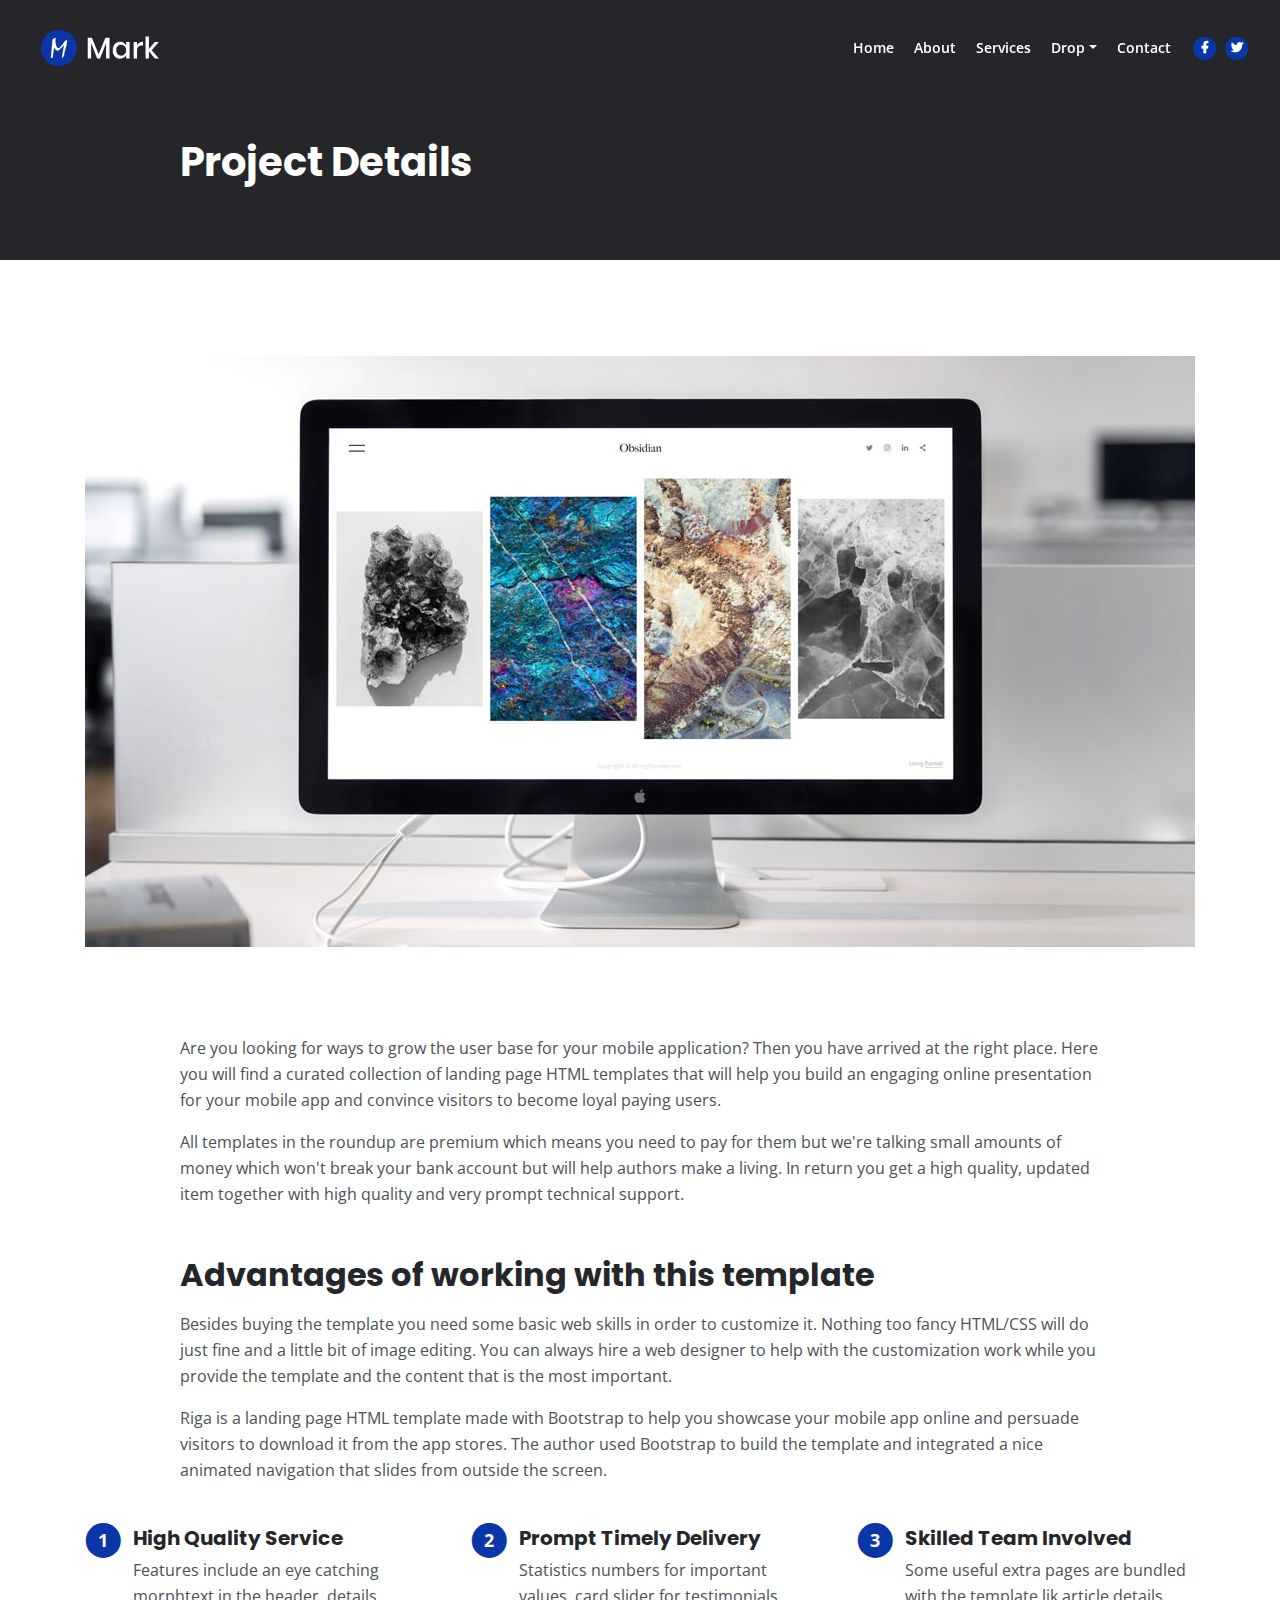
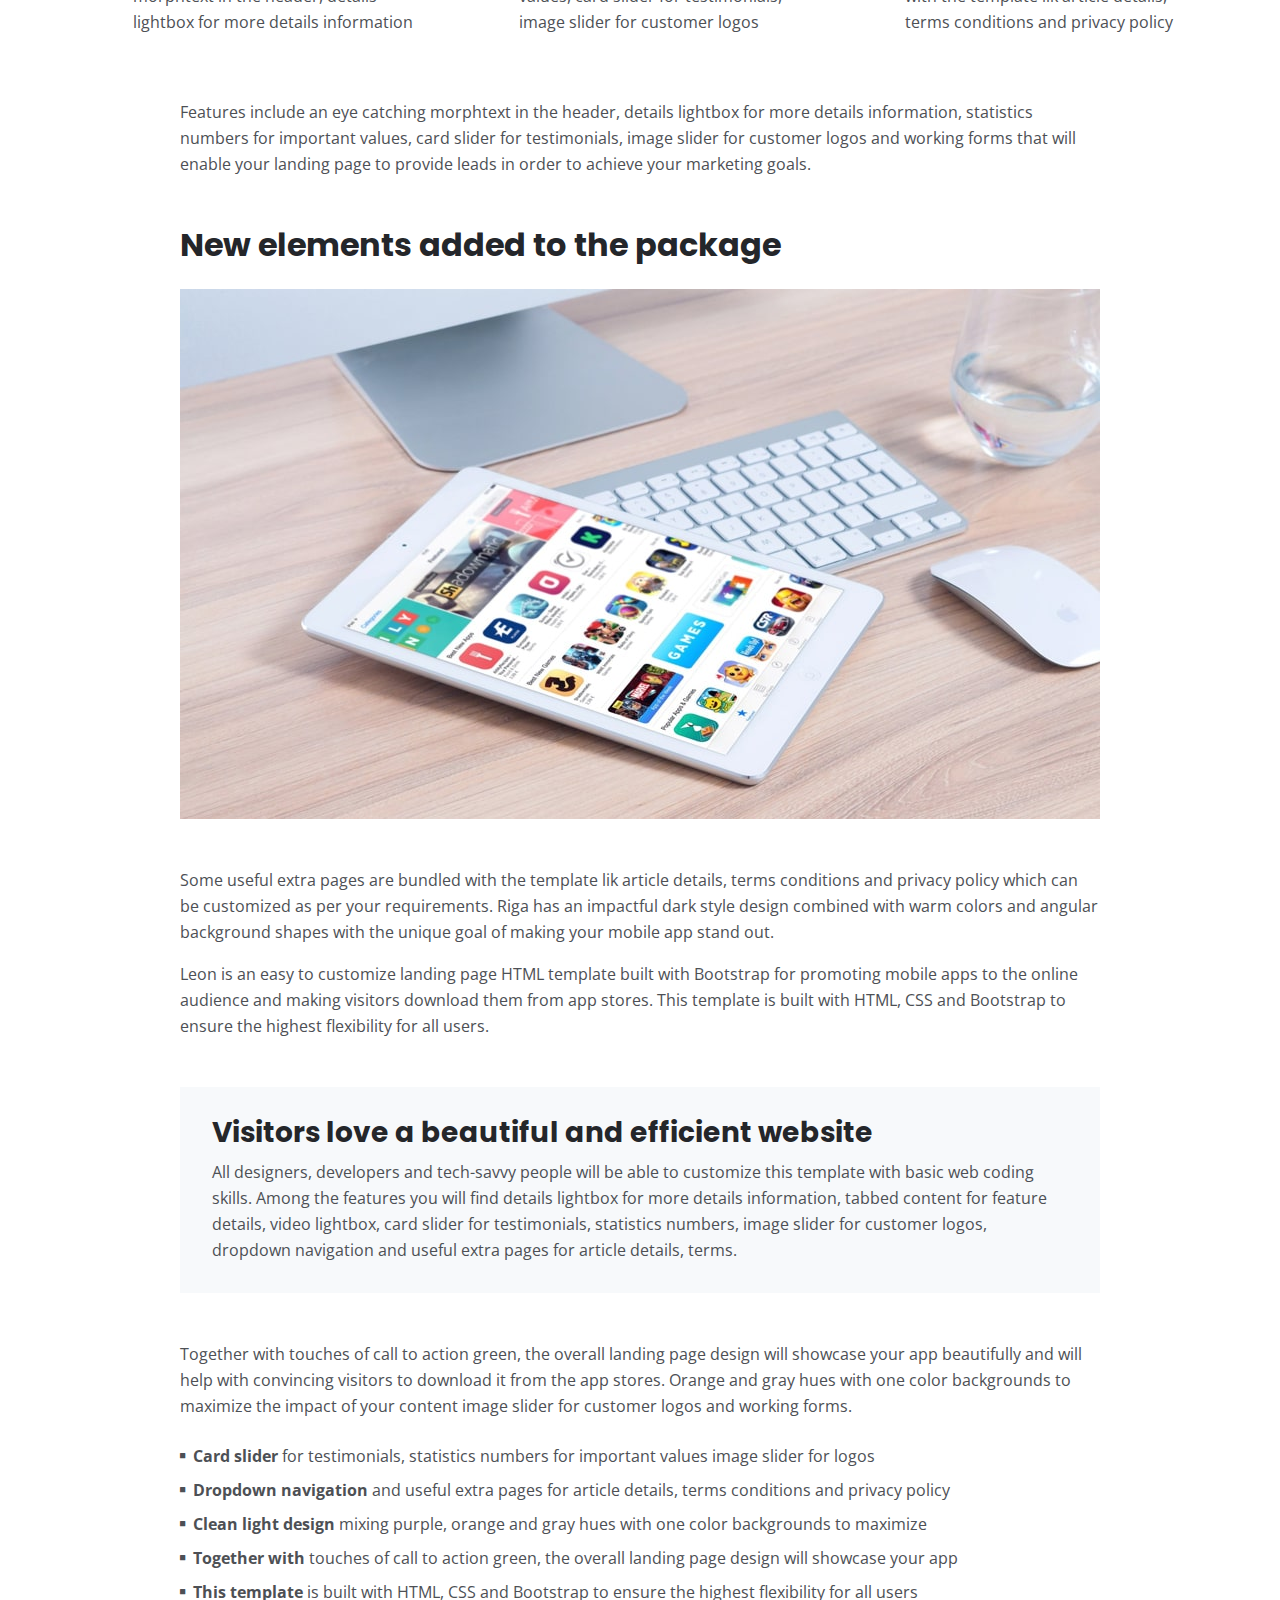
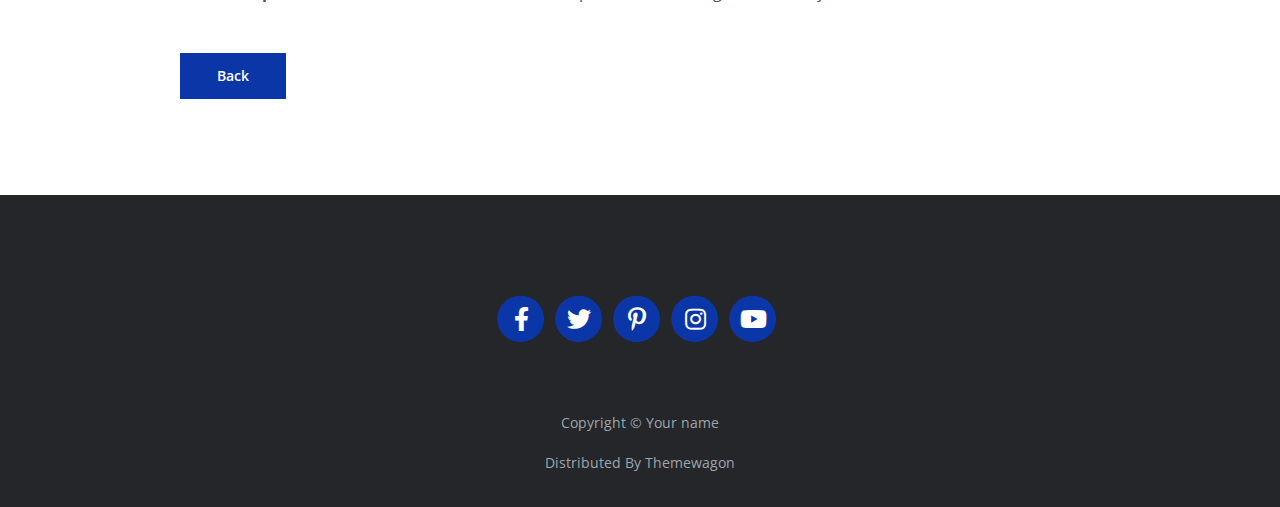
<file: project.html>
<!DOCTYPE html>
<html lang="en">
<head>
    <meta charset="utf-8">
    <meta name="viewport" content="width=device-width, initial-scale=1, shrink-to-fit=no">
    
    <!-- SEO Meta Tags -->
    <meta name="description" content="Your description">
    <meta name="author" content="Your name">

    <!-- OG Meta Tags to improve the way the post looks when you share the page on Facebook, Twitter, LinkedIn -->
	<meta property="og:site_name" content="" /> <!-- website name -->
	<meta property="og:site" content="" /> <!-- website link -->
	<meta property="og:title" content=""/> <!-- title shown in the actual shared post -->
	<meta property="og:description" content="" /> <!-- description shown in the actual shared post -->
	<meta property="og:image" content="" /> <!-- image link, make sure it's jpg -->
	<meta property="og:url" content="" /> <!-- where do you want your post to link to -->
	<meta name="twitter:card" content="summary_large_image"> <!-- to have large image post format in Twitter -->

    <!-- Webpage Title -->
    <title>Project Details - Mark</title>
    
    <!-- Styles -->
    <link rel="preconnect" href="https://fonts.gstatic.com">
    <link href="https://fonts.googleapis.com/css2?family=Open+Sans:ital,wght@0,400;0,600;0,700;1,400&family=Poppins:wght@600&display=swap" rel="stylesheet">
    <link href="css/bootstrap.css" rel="stylesheet">
    <link href="css/fontawesome-all.css" rel="stylesheet">
	<link href="css/styles.css" rel="stylesheet">
	
	<!-- Favicon  -->
    <link rel="icon" href="images/favicon.png">
</head>
<body data-spy="scroll" data-target=".fixed-top">
    
    <!-- Navigation -->
    <nav class="navbar navbar-expand-lg fixed-top navbar-dark">
        <div class="container">
            
            <!-- Image Logo -->
            <a class="navbar-brand logo-image" href="index.html"><img src="images/logo.svg" alt="alternative"></a>  

            <!-- Text Logo - Use this if you don't have a graphic logo -->
            <!-- <a class="navbar-brand logo-text page-scroll" href="index.html">Mark</a> -->

            <button class="navbar-toggler p-0 border-0" type="button" data-toggle="offcanvas">
                <span class="navbar-toggler-icon"></span>
            </button>

            <div class="navbar-collapse offcanvas-collapse" id="navbarsExampleDefault">
                <ul class="navbar-nav ml-auto">
                    <li class="nav-item">
                        <a class="nav-link page-scroll" href="index.html#header">Home <span class="sr-only">(current)</span></a>
                    </li>
                    <li class="nav-item">
                        <a class="nav-link page-scroll" href="index.html#about">About</a>
                    </li>
                    <li class="nav-item">
                        <a class="nav-link page-scroll" href="index.html#services">Services</a>
                    </li>
                    <li class="nav-item dropdown">
                        <a class="nav-link dropdown-toggle" href="#" id="dropdown01" data-toggle="dropdown" aria-haspopup="true" aria-expanded="false">Drop</a>
                        <div class="dropdown-menu" aria-labelledby="dropdown01">
                            <a class="dropdown-item page-scroll" href="project.html">Project Details</a>
                            <div class="dropdown-divider"></div>
                            <a class="dropdown-item page-scroll" href="terms.html">Terms Conditions</a>
                            <div class="dropdown-divider"></div>
                            <a class="dropdown-item page-scroll" href="privacy.html">Privacy Policy</a>
                        </div>
                    </li>
                    <li class="nav-item">
                        <a class="nav-link page-scroll" href="index.html#contact">Contact</a>
                    </li>
                </ul>
                <span class="nav-item social-icons">
                    <span class="fa-stack">
                        <a href="#your-link">
                            <i class="fas fa-circle fa-stack-2x"></i>
                            <i class="fab fa-facebook-f fa-stack-1x"></i>
                        </a>
                    </span>
                    <span class="fa-stack">
                        <a href="#your-link">
                            <i class="fas fa-circle fa-stack-2x"></i>
                            <i class="fab fa-twitter fa-stack-1x"></i>
                        </a>
                    </span>
                </span>
            </div> <!-- end of navbar-collapse -->
        </div> <!-- end of container -->
    </nav> <!-- end of navbar -->
    <!-- end of navigation -->


    <!-- Header -->
    <header class="ex-header">
        <div class="container">
            <div class="row">
                <div class="col-xl-10 offset-xl-1">
                    <h1>Project Details</h1>
                </div> <!-- end of col -->
            </div> <!-- end of row -->
        </div> <!-- end of container -->
    </header> <!-- end of ex-header -->
    <!-- end of header -->


    <!-- Basic -->
    <div class="ex-basic-1 pt-5 pb-5">
        <div class="container">
            <div class="row">
                <div class="col-lg-12">
                    <img class="img-fluid mt-5 mb-3" src="images/project-details-large.jpg" alt="alternative">
                </div> <!-- end of col -->
            </div> <!-- end of row -->
        </div> <!-- end of container -->
    </div> <!-- end of ex-basic-1 -->
    <!-- end of basic -->


    <!-- Basic -->
    <div class="ex-basic-1 pt-4">
        <div class="container">
            <div class="row">
                <div class="col-xl-10 offset-xl-1">
                    <p>Are you looking for ways to grow the user base for your mobile application? Then you have arrived at the right place. Here you will find a curated collection of landing page HTML templates that will help you build an engaging online presentation for your mobile app and convince visitors to become loyal paying users.</p>
                    <p class="mb-5">All templates in the roundup are premium which means you need to pay for them but we're talking small amounts of money which won't break your bank account but will help authors make a living. In return you get a high quality, updated item together with high quality and very prompt technical support.</p>

                    <h2 class="mb-3">Advantages of working with this template</h2>
                    <p>Besides buying the template you need some basic web skills in order to customize it. Nothing too fancy HTML/CSS will do just fine and a little bit of image editing. You can always hire a web designer to help with the customization work while you provide the template and the content that is the most important.</p>
                    <p class="mb-4">Riga is a landing page HTML template made with Bootstrap to help you showcase your mobile app online and persuade visitors to download it from the app stores. The author used Bootstrap to build the template and integrated a nice animated navigation that slides from outside the screen.</p>
                </div> <!-- end of col -->
            </div> <!-- end of row -->
        </div> <!-- end of container -->
    </div> <!-- end of ex-basic-1 -->
    <!-- end of basic -->


    <!-- Cards -->
    <div class="ex-cards-1 pt-3 pb-3">
        <div class="container">
            <div class="row">
                <div class="col-lg-12">
                    
                    <!-- Card -->
                    <div class="card">
                        <ul class="list-unstyled">
                            <li class="media">
                                <span class="fa-stack">
                                    <span class="fas fa-circle fa-stack-2x"></span>
                                    <span class="fa-stack-1x">1</span>
                                </span>
                                <div class="media-body">
                                    <h5>High Quality Service</h5>
                                    <p>Features include an eye catching morphtext in the header, details lightbox for more details information</p>
                                </div>
                            </li>
                        </ul>
                    </div> <!-- end of card -->
                    <!-- end of card -->

                    <!-- Card -->
                    <div class="card">
                        <ul class="list-unstyled">
                            <li class="media">
                                <span class="fa-stack">
                                    <span class="fas fa-circle fa-stack-2x"></span>
                                    <span class="fa-stack-1x">2</span>
                                </span>
                                <div class="media-body">
                                    <h5>Prompt Timely Delivery</h5>
                                    <p>Statistics numbers for important values, card slider for testimonials, image slider for customer logos</p>
                                </div>
                            </li>
                        </ul>
                    </div> <!-- end of card -->
                    <!-- end of card -->

                    <!-- Card -->
                    <div class="card">
                        <ul class="list-unstyled">
                            <li class="media">
                                <span class="fa-stack">
                                    <span class="fas fa-circle fa-stack-2x"></span>
                                    <span class="fa-stack-1x">3</span>
                                </span>
                                <div class="media-body">
                                    <h5>Skilled Team Involved</h5>
                                    <p>Some useful extra pages are bundled with the template lik article details, terms conditions and privacy policy</p>
                                </div>
                            </li>
                        </ul>
                    </div> <!-- end of card -->
                    <!-- end of card -->

                </div> <!-- end of col -->   
            </div> <!-- end of row -->   
        </div> <!-- end of container -->   
    </div> <!-- end of ex-cards-1 -->
    <!-- end of cards -->


    <!-- Basic -->
    <div class="ex-basic-1 pt-3 pb-5">
        <div class="container">
            <div class="row">
                <div class="col-xl-10 offset-xl-1">
                    <p class="mb-5">Features include an eye catching morphtext in the header, details lightbox for more details information, statistics numbers for important values, card slider for testimonials, image slider for customer logos and working forms that will enable your landing page to provide leads in order to achieve your marketing goals.</p>
                    
                    <h2 class="mb-4">New elements added to the package</h2>
                    <img class="img-fluid mb-5" src="images/project-details-small.jpg" alt="alternative">
                    <p>Some useful extra pages are bundled with the template lik article details, terms conditions and privacy policy which can be customized as per your requirements. Riga has an impactful dark style design combined with warm colors and angular background shapes with the unique goal of making your mobile app stand out.</p>
                    <p class="mb-5">Leon is an easy to customize landing page HTML template built with Bootstrap for promoting mobile apps to the online audience and making visitors download them from app stores. This template is built with HTML, CSS and Bootstrap to ensure the highest flexibility for all users.</p>
                    <div class="text-box mb-5">
                        <h3>Visitors love a beautiful and efficient website</h3>
                        <p>All designers, developers and tech-savvy people will be able to customize this template with basic web coding skills. Among the features you will find details lightbox for more details information, tabbed content for feature details, video lightbox, card slider for testimonials, statistics numbers, image slider for customer logos, dropdown navigation and useful extra pages for article details, terms.</p>
                    </div> <!-- end of text-box -->
                    <p class="mb-4">Together with touches of call to action green, the overall landing page design will showcase your app beautifully and will help with convincing visitors to download it from the app stores. Orange and gray hues with one color backgrounds to maximize the impact of your content image slider for customer logos and working forms.</p>
                    <ul class="list-unstyled li-space-lg mb-5">
                        <li class="media">
                            <i class="fas fa-square"></i>
                            <div class="media-body"><strong>Card slider</strong> for testimonials, statistics numbers for important values image slider for logos</div>
                        </li>
                        <li class="media">
                            <i class="fas fa-square"></i>
                            <div class="media-body"><strong>Dropdown navigation</strong> and useful extra pages for article details, terms conditions and privacy policy</div>
                        </li>
                        <li class="media">
                            <i class="fas fa-square"></i>
                            <div class="media-body"><strong>Clean light design</strong> mixing purple, orange and gray hues with one color backgrounds to maximize</div>
                        </li>
                        <li class="media">
                            <i class="fas fa-square"></i>
                            <div class="media-body"><strong>Together with</strong> touches of call to action green, the overall landing page design will showcase your app</div>
                        </li>
                        <li class="media">
                            <i class="fas fa-square"></i>
                            <div class="media-body"><strong>This template</strong> is built with HTML, CSS and Bootstrap to ensure the highest flexibility for all users</div>
                        </li>
                    </ul>

                    <a class="btn-solid-reg mb-5" href="index.html">Back</a>
                </div> <!-- end of col -->
            </div> <!-- end of row -->
        </div> <!-- end of container -->
    </div> <!-- end of ex-basic-1 -->
    <!-- end of basic -->


    <!-- Footer -->
    <div class="footer bg-gray">
        <div class="container">
            <div class="row">
                <div class="col-lg-12">
                    <div class="social-container">
                        <span class="fa-stack">
                            <a href="#your-link">
                                <i class="fas fa-circle fa-stack-2x"></i>
                                <i class="fab fa-facebook-f fa-stack-1x"></i>
                            </a>
                        </span>
                        <span class="fa-stack">
                            <a href="#your-link">
                                <i class="fas fa-circle fa-stack-2x"></i>
                                <i class="fab fa-twitter fa-stack-1x"></i>
                            </a>
                        </span>
                        <span class="fa-stack">
                            <a href="#your-link">
                                <i class="fas fa-circle fa-stack-2x"></i>
                                <i class="fab fa-pinterest-p fa-stack-1x"></i>
                            </a>
                        </span>
                        <span class="fa-stack">
                            <a href="#your-link">
                                <i class="fas fa-circle fa-stack-2x"></i>
                                <i class="fab fa-instagram fa-stack-1x"></i>
                            </a>
                        </span>
                        <span class="fa-stack">
                            <a href="#your-link">
                                <i class="fas fa-circle fa-stack-2x"></i>
                                <i class="fab fa-youtube fa-stack-1x"></i>
                            </a>
                        </span>
                    </div> <!-- end of social-container -->
                </div> <!-- end of col -->
            </div> <!-- end of row -->
        </div> <!-- end of container -->
    </div> <!-- end of footer -->  
    <!-- end of footer -->


    <!-- Copyright -->
    <div class="copyright bg-gray">
        <div class="container">
            <div class="row">
                <div class="col-lg-12">
                    <p class="p-small">Copyright © <a class="no-line" href="#your-link">Your name</a></p>
                </div> <!-- end of col -->
            </div> <!-- enf of row -->
        </div> <!-- end of container -->


        <div class="container">
            <div class="row">
                <div class="col-lg-12">
                    <p class="p-small">Distributed By <a class="no-line" href="https://themewagon.com/">Themewagon</a></p>
                </div> <!-- end of col -->
            </div> <!-- enf of row -->
        </div> <!-- end of container -->
    </div> <!-- end of copyright --> 
    <!-- end of copyright -->
    
    	
    <!-- Scripts -->
    <script src="js/jquery.min.js"></script> <!-- jQuery for Bootstrap's JavaScript plugins -->
    <script src="js/bootstrap.min.js"></script> <!-- Bootstrap framework -->
    <script src="js/jquery.easing.min.js"></script> <!-- jQuery Easing for smooth scrolling between anchors -->
    <script src="js/scripts.js"></script> <!-- Custom scripts -->
</body>
</html>
</file>
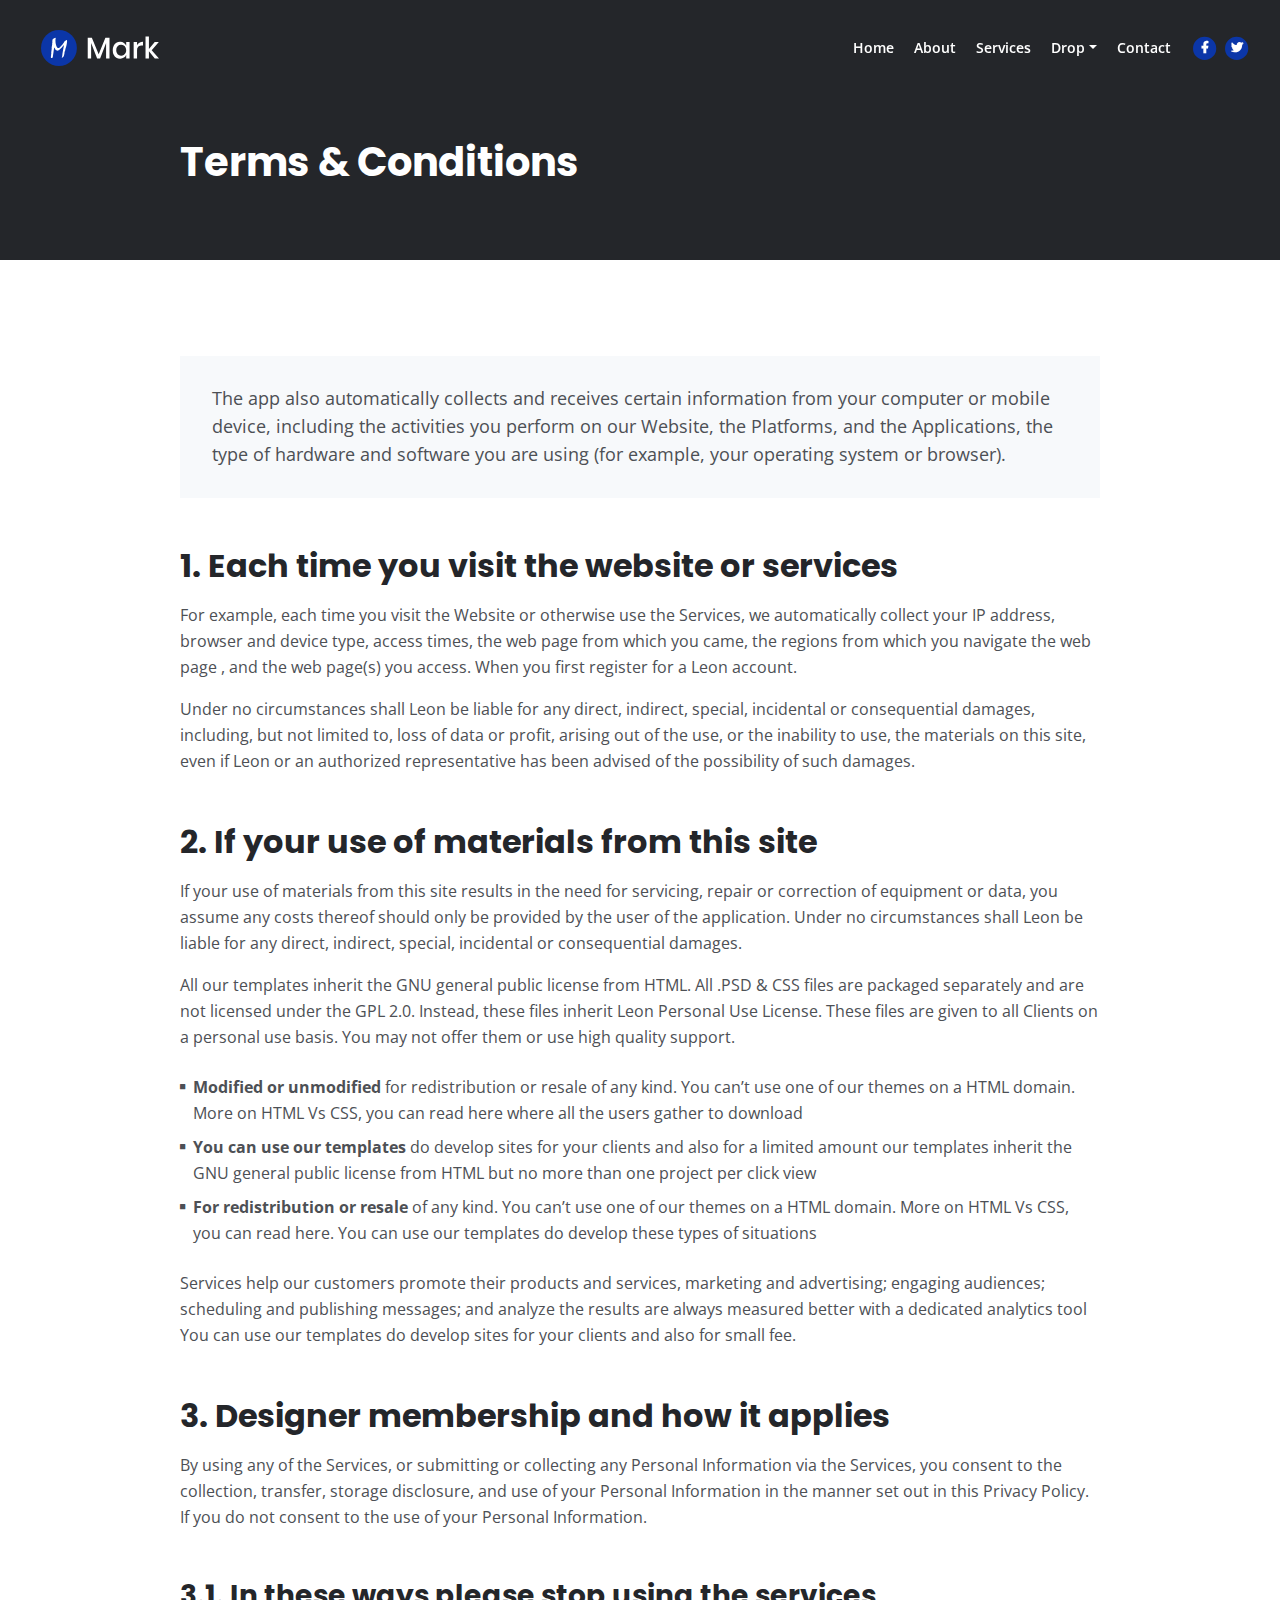
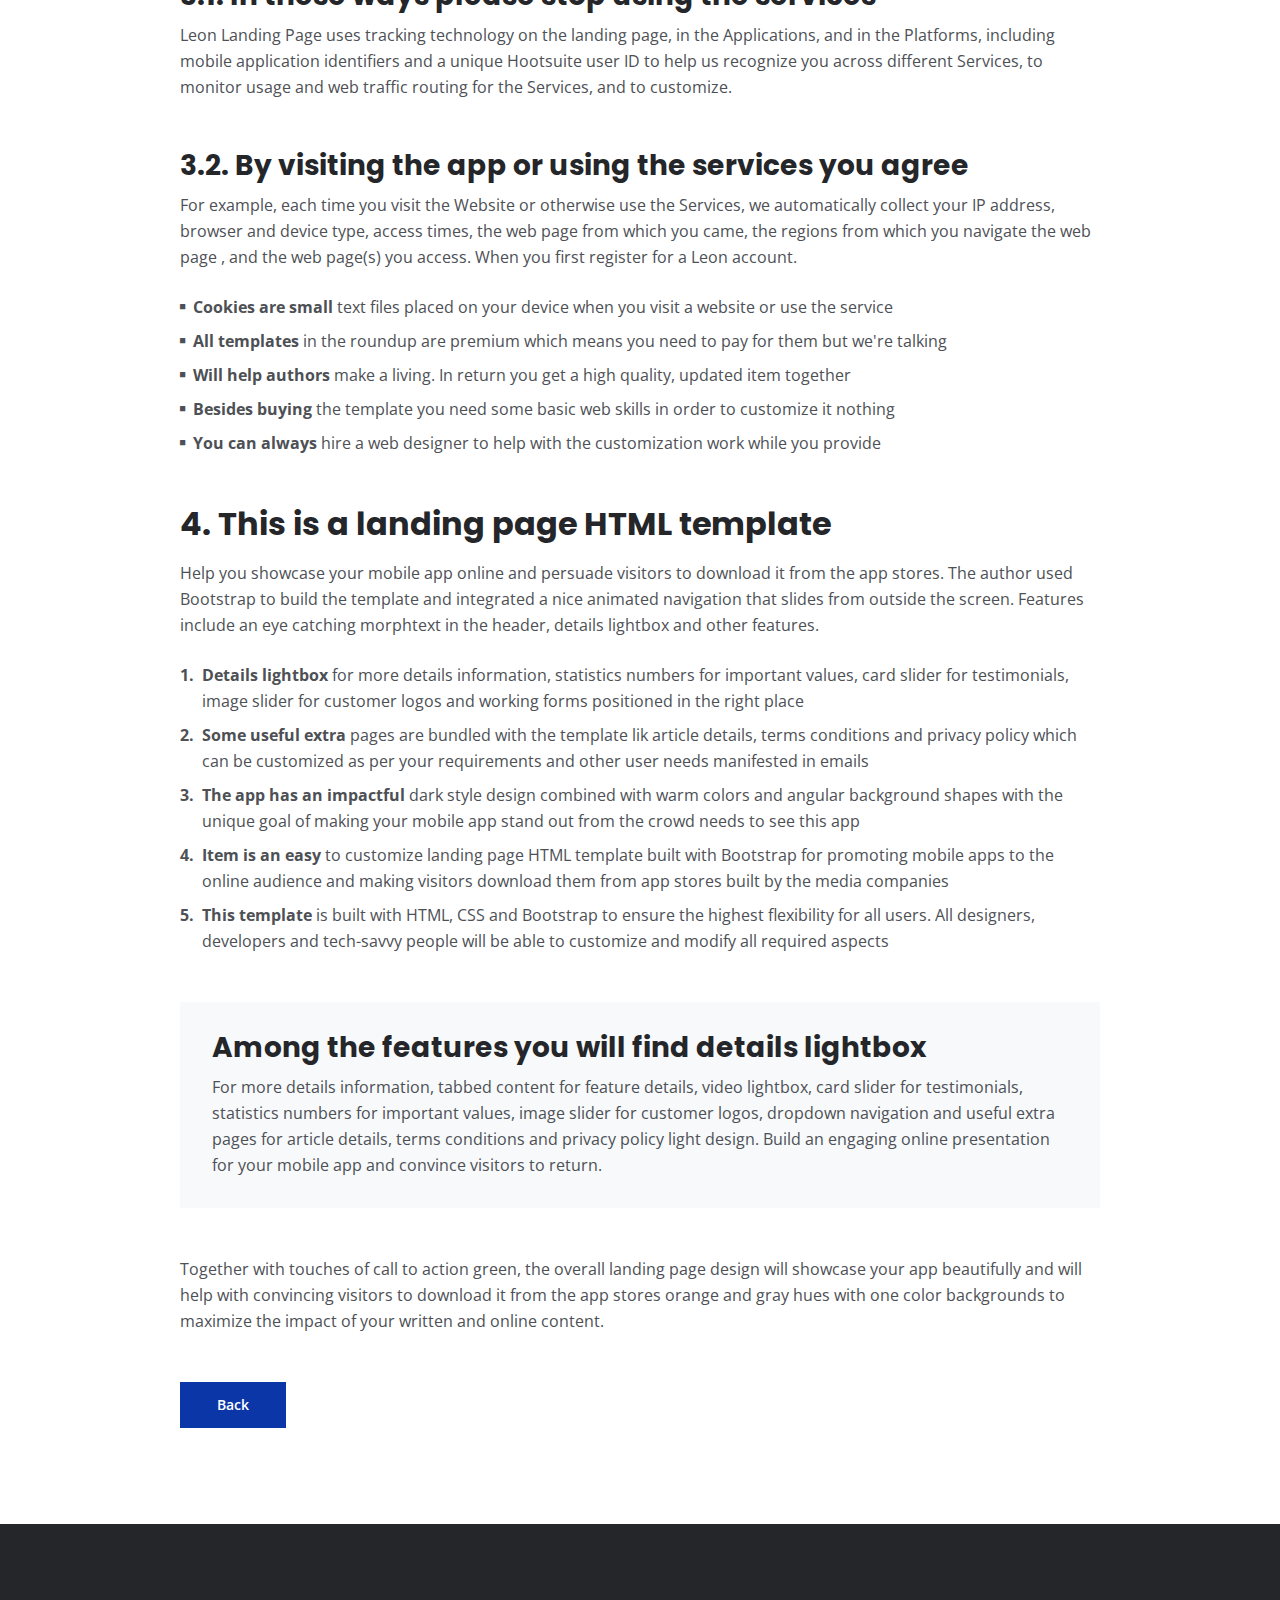
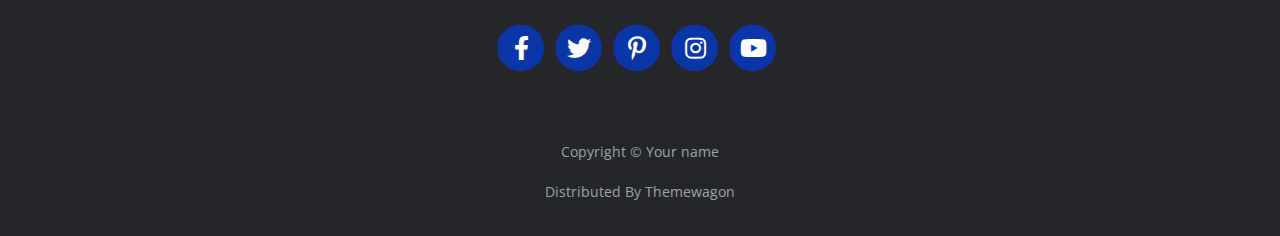
<file: terms.html>
<!DOCTYPE html>
<html lang="en">
<head>
    <meta charset="utf-8">
    <meta name="viewport" content="width=device-width, initial-scale=1, shrink-to-fit=no">
    
    <!-- SEO Meta Tags -->
    <meta name="description" content="Your description">
    <meta name="author" content="Your name">

    <!-- OG Meta Tags to improve the way the post looks when you share the page on Facebook, Twitter, LinkedIn -->
	<meta property="og:site_name" content="" /> <!-- website name -->
	<meta property="og:site" content="" /> <!-- website link -->
	<meta property="og:title" content=""/> <!-- title shown in the actual shared post -->
	<meta property="og:description" content="" /> <!-- description shown in the actual shared post -->
	<meta property="og:image" content="" /> <!-- image link, make sure it's jpg -->
	<meta property="og:url" content="" /> <!-- where do you want your post to link to -->
	<meta name="twitter:card" content="summary_large_image"> <!-- to have large image post format in Twitter -->

    <!-- Webpage Title -->
    <title>Terms & Conditions - Mark</title>
    
    <!-- Styles -->
    <link rel="preconnect" href="https://fonts.gstatic.com">
    <link href="https://fonts.googleapis.com/css2?family=Open+Sans:ital,wght@0,400;0,600;0,700;1,400&family=Poppins:wght@600&display=swap" rel="stylesheet">
    <link href="css/bootstrap.css" rel="stylesheet">
    <link href="css/fontawesome-all.css" rel="stylesheet">
	<link href="css/styles.css" rel="stylesheet">
	
	<!-- Favicon  -->
    <link rel="icon" href="images/favicon.png">
</head>
<body data-spy="scroll" data-target=".fixed-top">
    
    <!-- Navigation -->
    <nav class="navbar navbar-expand-lg fixed-top navbar-dark">
        <div class="container">
            
            <!-- Image Logo -->
            <a class="navbar-brand logo-image" href="index.html"><img src="images/logo.svg" alt="alternative"></a>  

            <!-- Text Logo - Use this if you don't have a graphic logo -->
            <!-- <a class="navbar-brand logo-text page-scroll" href="index.html">Mark</a> -->

            <button class="navbar-toggler p-0 border-0" type="button" data-toggle="offcanvas">
                <span class="navbar-toggler-icon"></span>
            </button>

            <div class="navbar-collapse offcanvas-collapse" id="navbarsExampleDefault">
                <ul class="navbar-nav ml-auto">
                    <li class="nav-item">
                        <a class="nav-link page-scroll" href="index.html#header">Home <span class="sr-only">(current)</span></a>
                    </li>
                    <li class="nav-item">
                        <a class="nav-link page-scroll" href="index.html#about">About</a>
                    </li>
                    <li class="nav-item">
                        <a class="nav-link page-scroll" href="index.html#services">Services</a>
                    </li>
                    <li class="nav-item dropdown">
                        <a class="nav-link dropdown-toggle" href="#" id="dropdown01" data-toggle="dropdown" aria-haspopup="true" aria-expanded="false">Drop</a>
                        <div class="dropdown-menu" aria-labelledby="dropdown01">
                            <a class="dropdown-item page-scroll" href="project.html">Project Details</a>
                            <div class="dropdown-divider"></div>
                            <a class="dropdown-item page-scroll" href="terms.html">Terms Conditions</a>
                            <div class="dropdown-divider"></div>
                            <a class="dropdown-item page-scroll" href="privacy.html">Privacy Policy</a>
                        </div>
                    </li>
                    <li class="nav-item">
                        <a class="nav-link page-scroll" href="index.html#contact">Contact</a>
                    </li>
                </ul>
                <span class="nav-item social-icons">
                    <span class="fa-stack">
                        <a href="#your-link">
                            <i class="fas fa-circle fa-stack-2x"></i>
                            <i class="fab fa-facebook-f fa-stack-1x"></i>
                        </a>
                    </span>
                    <span class="fa-stack">
                        <a href="#your-link">
                            <i class="fas fa-circle fa-stack-2x"></i>
                            <i class="fab fa-twitter fa-stack-1x"></i>
                        </a>
                    </span>
                </span>
            </div> <!-- end of navbar-collapse -->
        </div> <!-- end of container -->
    </nav> <!-- end of navbar -->
    <!-- end of navigation -->


    <!-- Header -->
    <header class="ex-header">
        <div class="container">
            <div class="row">
                <div class="col-xl-10 offset-xl-1">
                    <h1>Terms & Conditions</h1>
                </div> <!-- end of col -->
            </div> <!-- end of row -->
        </div> <!-- end of container -->
    </header> <!-- end of ex-header -->
    <!-- end of header -->


    <!-- Basic -->
    <div class="ex-basic-1 pt-5 pb-5">
        <div class="container">
            <div class="row">
                <div class="col-xl-10 offset-xl-1">
                    <div class="text-box mt-5 mb-5">
                        <p class="p-large">The app also automatically collects and receives certain information from your computer or mobile device, including the activities you perform on our Website, the Platforms, and the Applications, the type of hardware and software you are using (for example, your operating system or browser).</p>
                    </div> <!-- end of text-box -->

                    <h2 class="mb-3">1. Each time you visit the website or services</h2>
                    <p>For example, each time you visit the Website or otherwise use the Services, we automatically collect your IP address, browser and device type, access times, the web page from which you came, the regions from which you navigate the web page , and the web page(s) you access. When you first register for a Leon account.</p>
                    <p class="mb-5">Under no circumstances shall Leon be liable for any direct, indirect, special, incidental or consequential damages, including, but not limited to, loss of data or profit, arising out of the use, or the inability to use, the materials on this site, even if Leon or an authorized representative has been advised of the possibility of such damages.</p>

                    <h2 class="mb-3">2. If your use of materials from this site</h2>
                    <p>If your use of materials from this site results in the need for servicing, repair or correction of equipment or data, you assume any costs thereof should only be provided by the user of the application. Under no circumstances shall Leon be liable for any direct, indirect, special, incidental or consequential damages.</p>
                    <p class="mb-4">All our templates inherit the GNU general public license from HTML. All .PSD & CSS files are packaged separately and are not licensed under the GPL 2.0. Instead, these files inherit Leon Personal Use License. These files are given to all Clients on a personal use basis. You may not offer them or use high quality support.</p>
                    <ul class="list-unstyled li-space-lg mb-4">
                        <li class="media">
                            <i class="fas fa-square"></i>
                            <div class="media-body"><strong>Modified or unmodified</strong> for redistribution or resale of any kind. You can’t use one of our themes on a HTML domain. More on HTML Vs CSS, you can read here where all the users gather to download</div>
                        </li>
                        <li class="media">
                            <i class="fas fa-square"></i>
                            <div class="media-body"><strong>You can use our templates</strong>  do develop sites for your clients and also for a limited amount our templates inherit the GNU general public license from HTML but no more than one project per click view</div>
                        </li>
                        <li class="media">
                            <i class="fas fa-square"></i>
                            <div class="media-body"><strong>For redistribution or resale</strong> of any kind. You can’t use one of our themes on a HTML domain. More on HTML Vs CSS, you can read here. You can use our templates do develop these types of situations</div>
                        </li>
                    </ul>
                    <p class="mb-5">Services help our customers promote their products and services, marketing and advertising; engaging audiences; scheduling and publishing messages; and analyze the results are always measured better with a dedicated analytics tool You can use our templates do develop sites for your clients and also for small fee.</p>

                    <h2 class="mb-3">3. Designer membership and how it applies</h2>
                    <p class="mb-5">By using any of the Services, or submitting or collecting any Personal Information via the Services, you consent to the collection, transfer, storage disclosure, and use of your Personal Information in the manner set out in this Privacy Policy. If you do not consent to the use of your Personal Information.</p>
                    <h3>3.1. In these ways please stop using the services</h3>
                    <p class="mb-5">Leon Landing Page uses tracking technology on the landing page, in the Applications, and in the Platforms, including mobile application identifiers and a unique Hootsuite user ID to help us recognize you across different Services, to monitor usage and web traffic routing for the Services, and to customize.</p>
                    <h3>3.2. By visiting the app or using the services you agree</h3>
                    <p class="mb-4">For example, each time you visit the Website or otherwise use the Services, we automatically collect your IP address, browser and device type, access times, the web page from which you came, the regions from which you navigate the web page , and the web page(s) you access. When you first register for a Leon account.</p>
                    <ul class="list-unstyled li-space-lg mb-5">
                        <li class="media">
                            <i class="fas fa-square"></i>
                            <div class="media-body"><strong>Cookies are small</strong> text files placed on your device when you visit a website or use the service</div>
                        </li>
                        <li class="media">
                            <i class="fas fa-square"></i>
                            <div class="media-body"><strong>All templates</strong> in the roundup are premium which means you need to pay for them but we're talking</div>
                        </li>
                        <li class="media">
                            <i class="fas fa-square"></i>
                            <div class="media-body"><strong>Will help authors </strong> make a living. In return you get a high quality, updated item together</div>
                        </li>
                        <li class="media">
                            <i class="fas fa-square"></i>
                            <div class="media-body"><strong>Besides buying</strong> the template you need some basic web skills in order to customize it nothing</div>
                        </li>
                        <li class="media">
                            <i class="fas fa-square"></i>
                            <div class="media-body"><strong>You can always</strong> hire a web designer to help with the customization work while you provide</div>
                        </li>
                    </ul>
                    
                    <h2 class="mb-3">4. This is a landing page HTML template</h2>
                    <p class="mb-4">Help you showcase your mobile app online and persuade visitors to download it from the app stores. The author used Bootstrap to build the template and integrated a nice animated navigation that slides from outside the screen. Features include an eye catching morphtext in the header, details lightbox and other features.</p>
                    <ul class="list-unstyled li-space-lg mb-5">
                        <li class="media">
                            <strong>1.</strong>
                            <div class="media-body"><strong>Details lightbox</strong> for more details information, statistics numbers for important values, card slider for testimonials, image slider for customer logos and working forms positioned in the right place</div>
                        </li>
                        <li class="media">
                            <strong>2.</strong>
                            <div class="media-body"><strong>Some useful extra</strong> pages are bundled with the template lik article details, terms conditions and privacy policy which can be customized as per your requirements and other user needs manifested in emails</div>
                        </li>
                        <li class="media">
                            <strong>3.</strong>
                            <div class="media-body"><strong>The app has an impactful</strong> dark style design combined with warm colors and angular background shapes with the unique goal of making your mobile app stand out from the crowd needs to see this app</div>
                        </li>
                        <li class="media">
                            <strong>4.</strong>
                            <div class="media-body"><strong>Item is an easy</strong> to customize landing page HTML template built with Bootstrap for promoting mobile apps to the online audience and making visitors download them from app stores built by the media companies</div>
                        </li>
                        <li class="media">
                            <strong>5.</strong>
                            <div class="media-body"><strong>This template</strong> is built with HTML, CSS and Bootstrap to ensure the highest flexibility for all users. All designers, developers and tech-savvy people will be able to customize and modify all required aspects</div>
                        </li>
                    </ul>
                    
                    <div class="text-box mb-5">
                        <h3>Among the features you will find details lightbox</h3>
                        <p>For more details information, tabbed content for feature details, video lightbox, card slider for testimonials, statistics numbers for important values, image slider for customer logos, dropdown navigation and useful extra pages for article details, terms conditions and privacy policy light design. Build an engaging online presentation for your mobile app and convince visitors to return.</p>
                    </div> <!-- end of text-box -->
                    <p class="mb-5">Together with touches of call to action green, the overall landing page design will showcase your app beautifully and will help with convincing visitors to download it from the app stores orange and gray hues with one color backgrounds to maximize the impact of your written and online content.</p>
                    
                    <a class="btn-solid-reg mb-5" href="index.html">Back</a>
                </div> <!-- end of col -->
            </div> <!-- end of row -->
        </div> <!-- end of container -->
    </div> <!-- end of ex-basic-1 -->
    <!-- end of basic -->


    <!-- Footer -->
    <div class="footer bg-gray">
        <div class="container">
            <div class="row">
                <div class="col-lg-12">
                    <div class="social-container">
                        <span class="fa-stack">
                            <a href="#your-link">
                                <i class="fas fa-circle fa-stack-2x"></i>
                                <i class="fab fa-facebook-f fa-stack-1x"></i>
                            </a>
                        </span>
                        <span class="fa-stack">
                            <a href="#your-link">
                                <i class="fas fa-circle fa-stack-2x"></i>
                                <i class="fab fa-twitter fa-stack-1x"></i>
                            </a>
                        </span>
                        <span class="fa-stack">
                            <a href="#your-link">
                                <i class="fas fa-circle fa-stack-2x"></i>
                                <i class="fab fa-pinterest-p fa-stack-1x"></i>
                            </a>
                        </span>
                        <span class="fa-stack">
                            <a href="#your-link">
                                <i class="fas fa-circle fa-stack-2x"></i>
                                <i class="fab fa-instagram fa-stack-1x"></i>
                            </a>
                        </span>
                        <span class="fa-stack">
                            <a href="#your-link">
                                <i class="fas fa-circle fa-stack-2x"></i>
                                <i class="fab fa-youtube fa-stack-1x"></i>
                            </a>
                        </span>
                    </div> <!-- end of social-container -->
                </div> <!-- end of col -->
            </div> <!-- end of row -->
        </div> <!-- end of container -->
    </div> <!-- end of footer -->  
    <!-- end of footer -->


    <!-- Copyright -->
    <div class="copyright bg-gray">
        <div class="container">
            <div class="row">
                <div class="col-lg-12">
                    <p class="p-small">Copyright © <a class="no-line" href="#your-link">Your name</a></p>
                </div> <!-- end of col -->
            </div> <!-- enf of row -->
        </div> <!-- end of container -->

        <div class="container">
            <div class="row">
                <div class="col-lg-12">
                    <p class="p-small">Distributed By <a class="no-line" href="https://themewagon.com/">Themewagon</a></p>
                </div> <!-- end of col -->
            </div> <!-- enf of row -->
        </div> <!-- end of container -->
    </div> <!-- end of copyright --> 
    <!-- end of copyright -->
    
    	
    <!-- Scripts -->
    <script src="js/jquery.min.js"></script> <!-- jQuery for Bootstrap's JavaScript plugins -->
    <script src="js/bootstrap.min.js"></script> <!-- Bootstrap framework -->
    <script src="js/jquery.easing.min.js"></script> <!-- jQuery Easing for smooth scrolling between anchors -->
    <script src="js/scripts.js"></script> <!-- Custom scripts -->
</body>
</html>
</file>
<file: css/styles.css>
/* Description: Master CSS file */

/*****************************************
Table Of Contents:
- General Styles
- Navigation
- Header
- About
- Services
- Details
- Projects
- Works
- Testimonials
- Questions
- Contact
- Footer 
- Copyright
- Back To Top Button
- Extra Pages
- Media Queries
******************************************/

/*****************************************
Colors:
- Backgrounds, navbar - black #24262a
- Backgrounds - light gray #f7f9fb
- Buttons, icons - blue #0b36a8
- Headings text - black #24262a
- Body text - dark gray #4d5055
******************************************/


/**************************/
/*     General Styles     */
/**************************/
body,
html {
    width: 100%;
	height: 100%;
}

body, p {
	color: #4d5055; 
	font: 400 1rem/1.625rem "Open Sans", sans-serif;
}

h1 {
	color: #24262a;
	font-weight: 700;
	font-size: 2.5rem;
	line-height: 3.25rem;
	font-family: "Poppins"
}

h2 {
	color: #24262a;
	font-weight: 700;
	font-size: 2rem;
	line-height: 2.5rem;
	font-family: "Poppins"
}

h3 {
	color: #24262a;
	font-weight: 700;
	font-size: 1.75rem;
	line-height: 2.25rem;
	font-family: "Poppins"
}

h4 {
	color: #24262a;
	font-weight: 700;
	font-size: 1.5rem;
	line-height: 2rem;
	font-family: "Poppins"
}

h5 {
	color: #24262a;
	font-weight: 700;
	font-size: 1.25rem;
	line-height: 1.625rem;
	font-family: "Poppins"
}

h6 {
	color: #24262a;
	font-weight: 700;
	font-size: 1rem;
	line-height: 1.375rem;
	font-family: "Poppins"
}

.p-large {
	font-size: 1.125rem;
	line-height: 1.75rem;
}

.p-small {
	font-size: 0.875rem;
	line-height: 1.5rem;
}

.testimonial-text {
	font-style: italic;
}

.testimonial-author {
	font-weight: 700;
	font-size: 1rem;
	line-height: 1.5rem;
}

.li-space-lg li {
	margin-bottom: 0.5rem;
}

a {
	color: #4d5055;
	text-decoration: underline;
}

a:hover {
	color: #4d5055;
	text-decoration: underline;
}

.no-line {
	text-decoration: none;
}

.no-line:hover {
	text-decoration: none;
}

.blue {
	color: #2259ec;
}

.bg-gray {
	background-color: #f7f9fb;
}

.section-divider {
	display: block;
	height: 1px;
	margin: 0;
	border: none;
	background-color: #d3dae2;
}

.btn-solid-reg {
	display: inline-block;
	padding: 1.375rem 2.25rem 1.375rem 2.25rem;
	border: 1px solid #0b36a8;
	background-color: #0b36a8;
	color: #ffffff;
	font-weight: 600;
	font-size: 0.875rem;
	line-height: 0;
	text-decoration: none;
	transition: all 0.2s;
}

.btn-solid-reg:hover {
	background-color: transparent;
	color: #0b36a8; /* needs to stay here because of the color property of a tag */
	text-decoration: none;
}

.btn-solid-lg {
	display: inline-block;
	padding: 1.625rem 2.625rem 1.625rem 2.625rem;
	border: 1px solid #0b36a8;
	background-color: #0b36a8;
	color: #ffffff;
	font-weight: 600;
	font-size: 0.875rem;
	line-height: 0;
	text-decoration: none;
	transition: all 0.2s;
}

.btn-solid-lg:hover {
	background-color: transparent;
	color: #0b36a8; /* needs to stay here because of the color property of a tag */
	text-decoration: none;
}

.btn-outline-reg {
	display: inline-block;
	padding: 1.375rem 2.25rem 1.375rem 2.25rem;
	border: 1px solid #24262a;
	background-color: transparent;
	color: #24262a;
	font-weight: 600;
	font-size: 0.875rem;
	line-height: 0;
	text-decoration: none;
	transition: all 0.2s;
}

.btn-outline-reg:hover {
	background-color: #24262a;
	color: #ffffff;
	text-decoration: none;
}

.btn-outline-lg {
	display: inline-block;
	padding: 1.625rem 2.625rem 1.625rem 2.625rem;
	border: 1px solid #24262a;
	background-color: transparent;
	color: #24262a;
	font-weight: 600;
	font-size: 0.875rem;
	line-height: 0;
	text-decoration: none;
	transition: all 0.2s;
}

.btn-outline-lg:hover {
	background-color: #24262a;
	color: #ffffff;
	text-decoration: none;
}

.btn-outline-sm {
	display: inline-block;
	padding: 1rem 1.5rem 1rem 1.5rem;
	border: 1px solid #24262a;
	background-color: transparent;
	color: #24262a;
	font-weight: 600;
	font-size: 0.875rem;
	line-height: 0;
	text-decoration: none;
	transition: all 0.2s;
}

.btn-outline-sm:hover {
	background-color: #24262a;
	color: #ffffff;
	text-decoration: none;
}

.form-group {
	position: relative;
	margin-bottom: 1.25rem;
}

.label-control {
	position: absolute;
	top: 0.875rem;
	left: 1.5rem;
	color: #7d838a;
	opacity: 1;
	font-size: 0.875rem;
	line-height: 1.375rem;
	cursor: text;
	transition: all 0.2s ease;
}

.form-control-input:focus + .label-control,
.form-control-input.notEmpty + .label-control,
.form-control-textarea:focus + .label-control,
.form-control-textarea.notEmpty + .label-control {
	top: 0.125rem;
	color: #4d5055;
	opacity: 1;
	font-size: 0.75rem;
	font-weight: 700;
}

.form-control-input,
.form-control-select {
	display: block; /* needed for proper display of the label in Firefox, IE, Edge */
	width: 100%;
	padding-top: 1.125rem;
	padding-bottom: 0.125rem;
	padding-left: 1.5rem;
	border: 1px solid #cbcbd1;
	background-color: #ffffff;
	color: #4d5055;
	font-size: 0.875rem;
	line-height: 1.875rem;
	transition: all 0.2s;
	-webkit-appearance: none; /* removes inner shadow on form inputs on ios safari */
}

.form-control-select {
	padding-top: 0.5rem;
	padding-bottom: 0.5rem;
	height: 3.25rem;
	color: #7d838a;
}

select {
    /* you should keep these first rules in place to maintain cross-browser behavior */
    -webkit-appearance: none;
	-moz-appearance: none;
	-ms-appearance: none;
    -o-appearance: none;
    appearance: none;
    background-image: url('../images/down-arrow.png');
    background-position: 96% 50%;
    background-repeat: no-repeat;
    outline: none;
}

.form-control-textarea {
	display: block; /* used to eliminate a bottom gap difference between Chrome and IE/FF */
	width: 100%;
	height: 14rem; /* used instead of html rows to normalize height between Chrome and IE/FF */
	padding-top: 1.5rem;
	padding-left: 1.3125rem;
	border: 1px solid #cbcbd1;
	background-color: #ffffff;
	color: #4d5055;
	font-size: 0.875rem;
	line-height: 1.5rem;
	transition: all 0.2s;
}

.form-control-input:focus,
.form-control-select:focus,
.form-control-textarea:focus {
	border: 1px solid #a1a1a1;
	outline: none; /* Removes blue border on focus */
}

.form-control-input:hover,
.form-control-select:hover,
.form-control-textarea:hover {
	border: 1px solid #a1a1a1;
}

.checkbox {
	font-size: 0.75rem;
	line-height: 1.25rem;
}

input[type='checkbox'] {
	vertical-align: -10%;
	margin-right: 0.5rem;
}

.form-control-submit-button {
	display: inline-block;
	width: 100%;
	height: 3.25rem;
	border: 1px solid #0b36a8;
	border-radius: 32px;
	background-color: #0b36a8;
	color: #ffffff;
	font-weight: 600;
	font-size: 0.875rem;
	line-height: 0;
	cursor: pointer;
	transition: all 0.2s;
}

.form-control-submit-button:hover {
	border: 1px solid #24262a;
	background-color: transparent;
	color: #24262a;
}


/**********************/
/*     Navigation     */
/**********************/
.navbar {
	background-color: #24262a;
	font-weight: 600;
	font-size: 0.875rem;
	line-height: 0.875rem;
	box-shadow: 0 1px 6px 0 rgba(0, 0, 0, 0.025);
}

.navbar .navbar-brand {
	padding-top: 0.125rem;
	padding-bottom: 0.125rem;
}

.navbar .logo-image img {
    margin: 0px 10px;
	height: 36px;
}

.navbar .logo-text {
	color: #ffffff;
	font-weight: 700;
	font-size: 1.875rem;
	line-height: 1rem;
	text-decoration: none;
}

.offcanvas-collapse {
	position: fixed;
	top: 3.25rem; /* adjusts the height between the top of the page and the offcanvas menu */
	bottom: 0;
	left: 100%;
	width: 100%;
	padding-right: 1rem;
	padding-left: 1rem;
	overflow-y: auto;
	visibility: hidden;
	background-color: #24262a;
	transition: visibility .3s ease-in-out, -webkit-transform .3s ease-in-out;
	transition: transform .3s ease-in-out, visibility .3s ease-in-out;
	transition: transform .3s ease-in-out, visibility .3s ease-in-out, -webkit-transform .3s ease-in-out;
}

.offcanvas-collapse.open {
	visibility: visible;
	-webkit-transform: translateX(-100%);
	transform: translateX(-100%);
}

.navbar .navbar-nav {
	margin-top: 0.75rem;
	margin-bottom: 0.5rem;
}

.navbar .nav-item .nav-link {
	padding-top: 0.625rem;
	padding-bottom: 0.625rem;
	color: #ffffff;
	text-decoration: none;
	transition: all 0.2s ease;
}

.navbar .nav-item.dropdown.show .nav-link,
.navbar .nav-item .nav-link:hover,
.navbar .nav-item .nav-link.active {
	color: #9c9ead;
}

/* Dropdown Menu */
.navbar .dropdown .dropdown-menu {
	animation: fadeDropdown 0.2s; /* required for the fade animation */
}

@keyframes fadeDropdown {
    0% {
        opacity: 0;
    }

    100% {
        opacity: 1;
	}
}

.navbar .dropdown-menu {
	margin-top: 0.5rem;
	margin-bottom: 0.5rem;
	border: none;
	background-color: #24262a;
}

.navbar .dropdown-item {
	padding-top: 0.5rem;
	padding-bottom: 0.5rem;
	color: #ffffff;
	font-weight: 600;
	font-size: 0.875rem;
	line-height: 0.875rem;
	text-decoration: none;
}

.navbar .dropdown-item:hover {
	background-color: #24262a;
	color: #9c9ead;
}

.navbar .dropdown-divider {
	width: 100%;
	height: 1px;
	margin: 0.5rem auto 0.5rem auto;
	border: none;
	background-color: #505050;
}
/* end of dropdown menu */

.navbar .fa-stack {
	width: 2em;
	margin-right: 0.25rem;
	font-size: 0.75rem;
}

.navbar .fa-stack-2x {
	color: #0b36a8;
	transition: all 0.2s ease;
}

.navbar .fa-stack-1x {
	color: #ffffff;
	transition: all 0.2s ease;
}

.navbar .fa-stack:hover .fa-stack-2x {
	color: #ffffff;
}

.navbar .fa-stack:hover .fa-stack-1x {
	color: #0b36a8;
}

.navbar .navbar-toggler {
	padding: 0;
	border: none;
	font-size: 1.25rem;
}


/******************/
/*     Header     */
/******************/
.header {
	padding-top: 7rem;
	padding-bottom: 5.5rem;
	background: linear-gradient(to right, rgb(0 0 0), rgb(4 2 97 / 84%)), url(../images/space.png) center center no-repeat;
	background-size: cover;
	text-align: center;
}

.header .h1-large {
	margin-bottom: 1.75rem;
	color: #ffffff;
}

.header .btn-solid-lg:hover {
	border: 1px solid #ffffff;
	color: #ffffff;
}

.header .btn-outline-lg {
	padding: 1.625rem 1.625rem 1.625rem 1.625rem;
	border: none;
	color: #ffffff;
}

.header .btn-outline-lg:hover {
	background: transparent;
	color: #9c9ead;
	text-decoration: none;
}

.header .btn-outline-lg .fas {
	margin-right: 0.375rem;
}


/*****************/
/*     About     */
/*****************/
.basic-1 {
	padding-top: 7.75rem;
	padding-bottom: 5.25rem;
}

.basic-1 .text-container {
	margin-bottom: 3rem;
}

.basic-1 .time {
	margin-bottom: 0.5rem;
	color: #0b36a8;
	font-weight: 600;
	font-size: 0.875rem;
	line-height: 1.5rem;
	font-family: "Poppins";
}

.basic-1 h6 {
	margin-bottom: 0.125rem;
}


/********************/
/*     Services     */
/********************/
.basic-2 {
	padding-top: 7.75rem;
	padding-bottom: 5.25rem;
}

.basic-2 .h2-heading {
	margin-bottom: 0.75rem;
	text-align: center;
}

.basic-2 .p-heading {
	margin-bottom: 4rem;
	text-align: center;
}

.basic-2 .text-box {
	margin-bottom: 3rem;
	padding: 3.5rem 1rem 2.125rem 1rem;
	border: 1px solid #cfd7de;
}

.basic-2 .fas,
.basic-2 .far {
	margin-bottom: 1.75rem;
	color: #0b36a8;
	font-size: 3.5rem;
}

.basic-2 h4 {
	letter-spacing: 1px;
}


/*******************/
/*     Details     */
/*******************/
.split .area-1 {
	height: 430px;
	background: linear-gradient(to bottom right, rgba(25, 26, 29, 0.5), rgba(25, 26, 29, 0.5)), url('../images/details-background.jpg') center center no-repeat;
	background-size: cover;
}

.split .area-2 {
	padding-top: 7.75rem;
	padding-bottom: 7.75rem;
}

.split p {
	margin-bottom: 2.25rem;
}

.split .icons-container {
	margin-top: 3rem;
}

.split .icons-container img {
	width: 50px;
	margin-right: 0.625rem;
	margin-bottom: 0.75rem;
}


/********************/
/*     Projects     */
/********************/
.basic-3 {
	padding-top: 7.75rem;
	padding-bottom: 1rem;
}

.basic-3 .h2-heading {
	margin-bottom: 0.75rem;
	text-align: center;
}

.basic-3 .p-heading {
	margin-bottom: 4rem;
	text-align: center;
}

.basic-3 .text-container {
	margin-bottom: 4rem;
}

.basic-3 .image-container {
	margin-bottom: 1rem;
}

/* Hover Animation */
.basic-3 .image-container {
	overflow: hidden;
	margin-right: auto;
	margin-left: auto;
}

.basic-3 .image-container img {
	margin: 0;
	transition: all 0.2s;
}

.basic-3 .image-container:hover img {
	-moz-transform: scale(1.1);
	-webkit-transform: scale(1.1);
	transform: scale(1.1);
} 
/* end of hover animation */


/*****************/
/*     Works     */
/*****************/
.basic-4 {
	padding-bottom: 1rem;
}

.basic-4 .text-container {
	margin-bottom: 4rem;
}

.basic-4 .image-container {
	margin-bottom: 1rem;
}

/* Hover Animation */
.basic-4 .image-container {
	overflow: hidden;
	margin-right: auto;
	margin-left: auto;
}

.basic-4 .image-container img {
	margin: 0;
	transition: all 0.2s;
}

.basic-4 .image-container:hover img {
	-moz-transform: scale(1.15);
	-webkit-transform: scale(1.15);
	transform: scale(1.15);
} 
/* end of hover animation */


/************************/
/*     Testimonials     */
/************************/
.cards-1 {
	padding-top: 3rem;
	padding-bottom: 3.875rem;
}

.cards-1 .h2-heading {
	margin-bottom: 3rem;
	text-align: center;
}

.cards-1 .card {
	margin-bottom: 4rem;
	border: none;
}

.cards-1 .card-body {
	padding: 0;
	text-align: center;
}

.cards-1 .testimonial-text {
	margin-bottom: 1.625rem;
}

.cards-1 img {
	display: inline-block;
	width: 60px;
	margin-bottom: 0.875rem;
	border-radius: 50%;
}

.cards-1 .text {
	margin-top: 0.375rem;
}

.cards-1 .testimonial-author {
	color: #24262a;
}

.cards-1 .testimonial-author,
.cards-1 .occupation {
	font-size: 0.875rem;
	line-height: 1.375rem;
}


/*********************/
/*     Questions     */
/*********************/
.accordion-1 {
	padding-top: 7.75rem;
	padding-bottom: 6.75rem;
}

.accordion-1 .h2-heading {
	margin-bottom: 2.5rem;
	text-align: center;
}

.accordion-1 .card {
	margin-bottom: 1.75rem;
	border: none;
}

.accordion-1 .card-header {
	padding: 0;
	border: none;
	background-color: transparent;
}

.accordion-1 .card button {
	padding: 0;
	color: #24262a;
	font-weight: 600;
	font-size: 1.125rem;
	line-height: 1.75rem;
	font-family: 'Poppins';
}

.accordion-1 .card button:hover {
	text-decoration: none;
}

.accordion-1 .card button:before {
	float: left;
	margin-right: 0.625rem;
	font-family: 'Font Awesome 5 Free';
	font-weight: 900;
	content: "\f078";
	transition: all 0.2s;
}

.accordion-1 .card button.collapsed:before {
	-webkit-transform: rotate(180deg);
	-moz-transform: rotate(180deg);
	transform: rotate(180deg);
} 

.accordion-1 .card-body {
	padding: 0.75rem 1.5rem 0.5rem 1.5rem;
}


/*******************/
/*     Contact     */
/*******************/
.form-1 {
	padding-top: 7.75rem;
	padding-bottom: 7rem;
	text-align: center;
}

.form-1 .h2-heading {
	margin-bottom: 0.75rem;
	text-align: center;
}

.form-1 .p-heading {
	margin-bottom: 4rem;
}


/******************/
/*     Footer     */
/******************/
.footer {
	padding-top: 6.25rem;
	padding-bottom: 2rem;
	background-color: #24262a;
	text-align: center;
}

.footer a {
	text-decoration: none;
}

.footer .fa-stack {
	width: 2em;
	margin-bottom: 1.25rem;
	margin-right: 0.375rem;
	font-size: 1.5rem;
}

.footer .fa-stack .fa-stack-1x {
    color: #ffffff;
	transition: all 0.2s ease;
}

.footer .fa-stack .fa-stack-2x {
	color: #0b36a8;
	transition: all 0.2s ease;
}

.footer .fa-stack:hover .fa-stack-1x {
	color: #0b36a8;
}

.footer .fa-stack:hover .fa-stack-2x {
    color: #ffffff;
}


/*********************/
/*     Copyright     */
/*********************/
.copyright {
	padding-top: 1rem;
	padding-bottom: 1rem;
	background-color: #24262a;
	text-align: center;
}

.copyright .p-small {
	color: #9da6ac;
	text-align: center;
}

.copyright a {
	color: #9da6ac;
}


/******************************/
/*     Back To Top Button     */
/******************************/
a.back-to-top {
	position: fixed;
	z-index: 999;
	right: 12px;
	bottom: 12px;
	display: none;
	width: 42px;
	height: 42px;
	border-radius: 30px;
	background: #3a424d url("../images/up-arrow.png") no-repeat center 47%;
	background-size: 18px 18px;
	text-indent: -9999px;
}

a:hover.back-to-top {
	background-color: #0b36a8;
}


/***********************/
/*     Extra Pages     */
/***********************/
.ex-header {
	padding-top: 8.5rem;
	padding-bottom: 4rem;
	background-color: #24262a;
}

.ex-header h1 {
	color: #ffffff;
}

.ex-basic-1 .list-unstyled .fas {
	font-size: 0.375rem;
	line-height: 1.625rem;
}

.ex-basic-1 .list-unstyled .media-body {
	margin-left: 0.5rem;
}

.ex-basic-1 .text-box {
	padding: 1.25rem 1.25rem 0.5rem 1.25rem;
	background-color: #f7f9fb;
}

.ex-cards-1 .card {
	border: none;
	background-color: transparent;
}

.ex-cards-1 .card .fa-stack {
	width: 2em;
	font-size: 1.125rem;
}

.ex-cards-1 .card .fa-stack-2x {
	color: #0b36a8;
}

.ex-cards-1 .card .fa-stack-1x {
	color: #ffffff;
	font-weight: 700;
	line-height: 2.125rem;
}

.ex-cards-1 .card .list-unstyled .media-body {
	margin-left: 0.75rem;
}

.ex-cards-1 .card .list-unstyled .media-body h5 {
	margin-top: 0.125rem;
	margin-bottom: 0.375rem;
}


/*************************/
/*     Media Queries     */
/*************************/	
/* Min-width 768px */
@media (min-width: 768px) {

	/* Header */
	.header {
		padding-top: 11rem;
		padding-bottom: 9rem;
	}
	/* end of header */


	/* Services */
	.basic-2 .text-box {
		padding-right: 2.125rem;
		padding-left: 2.125rem;
	}
	/* end of services */


	/* Extra Pages */
	.ex-basic-1 .text-box {
		padding: 1.75rem 2rem 0.875rem 2rem;
	}
	/* end of extra pages */
}
/* end of min-width 768px */


/* Min-width 992px */
@media (min-width: 992px) {
	
	/* General Styles */
	.h2-heading {
		width: 35.25rem;
		margin-right: auto;
		margin-left: auto;
	}

	.p-heading {
		width: 46rem;
		margin-right: auto;
		margin-left: auto;
	}
	/* end of general styles */


	/* Navigation */
	.navbar {
		padding-top: 1.75rem;
		background-color: transparent;
		box-shadow: none;
		transition: all 0.2s;
	}

	.navbar.top-nav-collapse {
		padding-top: 0.5rem;
		padding-top: 0.5rem;
		background-color: #24262a;
		box-shadow: 0 3px 6px 0 rgba(0, 0, 0, 0.025);
	}

	.offcanvas-collapse {
		position: static;
		top: auto;
		bottom: auto;
		left: auto;
		width: auto;
		padding-right: 0;
		padding-left: 0;
		background-color: transparent;
		overflow-y: visible;
		visibility: visible;
	}

	.offcanvas-collapse.open {
		-webkit-transform: none;
		transform: none;
	}

	.navbar .navbar-nav {
		margin-top: 0;
		margin-bottom: 0;
	}
	
	.navbar .nav-item .nav-link {
		padding-right: 0.625rem;
		padding-left: 0.625rem;
	}

	.navbar .dropdown-menu {
		margin-top: 0.25rem;
		box-shadow: 0 3px 3px 1px rgba(0, 0, 0, 0.08);
	}

	.navbar .dropdown-divider {
		width: 90%;
	}

	.navbar .social-icons {
		margin-left: 0.5rem;
	}
	
	.navbar .fa-stack {
		margin-right: 0;
		margin-left: 0.25rem;
	}
	/* end of navigation */


	/* Header */
	.header {
		padding-top: 15rem;
		padding-bottom: 14rem;
		text-align: left;
	}
	/* end of header */


	/* Details */
	.split {
		height: 760px;
	}
	
	.split .area-1 {
		height: 100%;
		width: 50%;
		display: inline-block;
	}
	
	.split .area-2 {
		height: 100%;
		width: 50%;
		display: inline-block;
		vertical-align: top;
	}

	.split .text-container {
		width: 400px;
		margin-left: 3rem;
	}
	/* end of details */


	/* Testimonials */
	.cards-1 .card {
		display: inline-block;
		width: 290px;
		vertical-align: top;
	}

	.cards-1 .card:nth-of-type(3n+2) {
		margin-right: 1.5rem;
		margin-left: 1.5rem;
	}

	.cards-1 .card-body {
		text-align: left;
	}

	.cards-1 .details {
		display: flex;
		align-items: flex-start;
	}
	
	.cards-1 .details .text {
		flex-direction: column;
	}
	
	.cards-1 .details img {
		margin-right: 1.125rem;
	}
	/* end of testimonials */


	/* Accordion */
	.accordion-1 .accordion {
		width: 730px;
		margin-right: auto;
		margin-left: auto;
	}
	/* end of accordion */


	/* Contact */
	.form-1 form {
		width: 790px;
		margin-right: auto;
		margin-left: auto;
	}
	/* end of contact */


	/* Extra Pages */
	.ex-cards-1 .card {
		display: inline-block;
		width: 296px;
		vertical-align: top;
	}

	.ex-cards-1 .card:nth-of-type(3n+2) {
		margin-right: 1rem;
		margin-left: 1rem;
	}
	/* end of extra pages */
}
/* end of min-width 992px */


/* Min-width 1200px */
@media (min-width: 1200px) {

	/* General Styles */
	.h1-large {
		font-size: 3.75rem;
		line-height: 4.625rem;
	}
	/* end of general styles */


	/* Navigation */
	.navbar .container {
		max-width: 1330px;
	}
	/* end of navigation */


	/* Header */
	.header {
		padding-top: 18.25rem;
		padding-bottom: 17.25rem;
	}
	/* end of header */


	/* About */
	.basic-1 .text-container.first {
		margin-right: 2rem;
	}

	.basic-1 .text-container.second {
		margin-right: 1rem;
		margin-left: 1rem;
	}

	.basic-1 .text-container.third {
		margin-left: 2rem;
	}
	/* end of about */


	/* Details */
	.split {
		height: 700px;
	}

	.split .text-container {
		width: 460px;
		margin-left: 5rem;
	}
	/* end of details */


	/* Testimonials */
	.cards-1 .card {
		width: 338px;
	}
	
	.cards-1 .card:nth-of-type(3n+2) {
		margin-right: 2.625rem;
		margin-left: 2.625rem;
	}
	/* end of testimonials */
	

	/* Extra Pages */
	.ex-cards-1 .card {
		width: 336px;
	}

	.ex-cards-1 .card:nth-of-type(3n+2) {
		margin-right: 2.875rem;
		margin-left: 2.875rem;
	}
	/* end of extra pages */
}
/* end of min-width 1200px */
</file>
